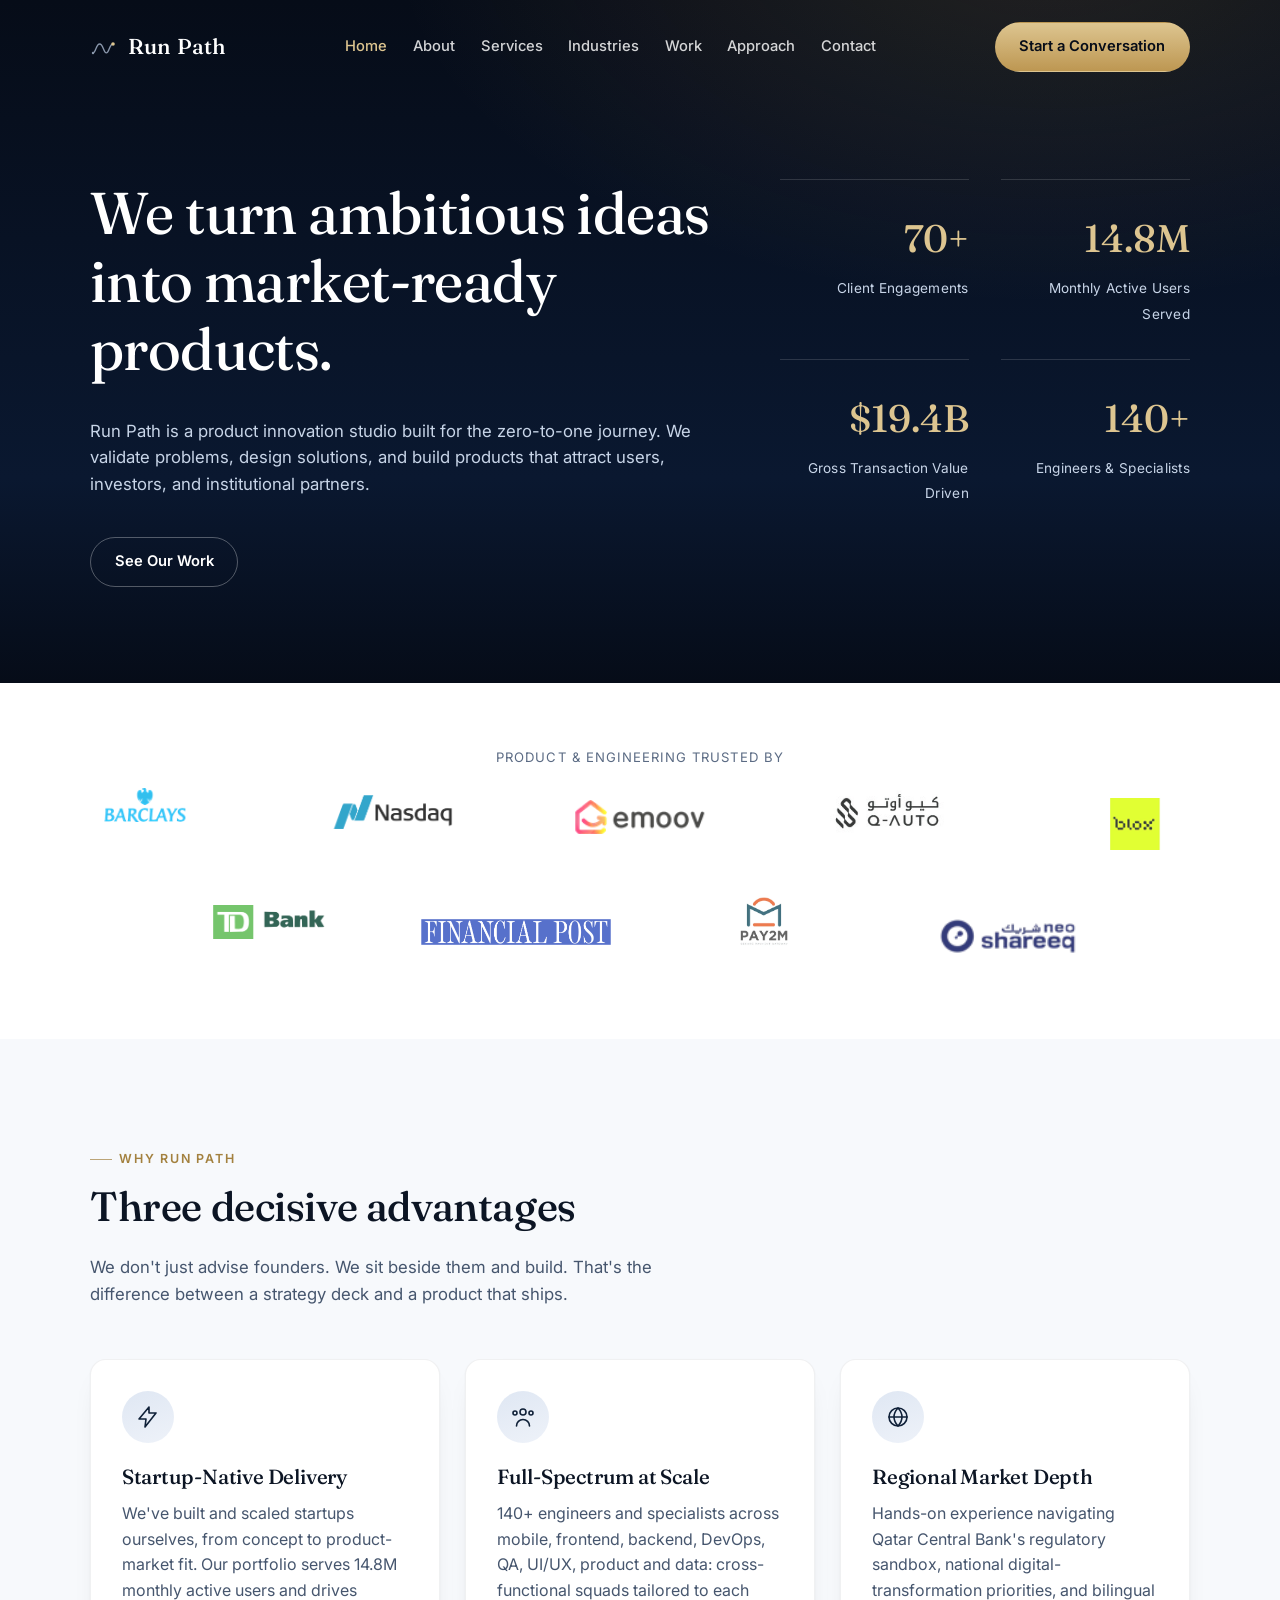
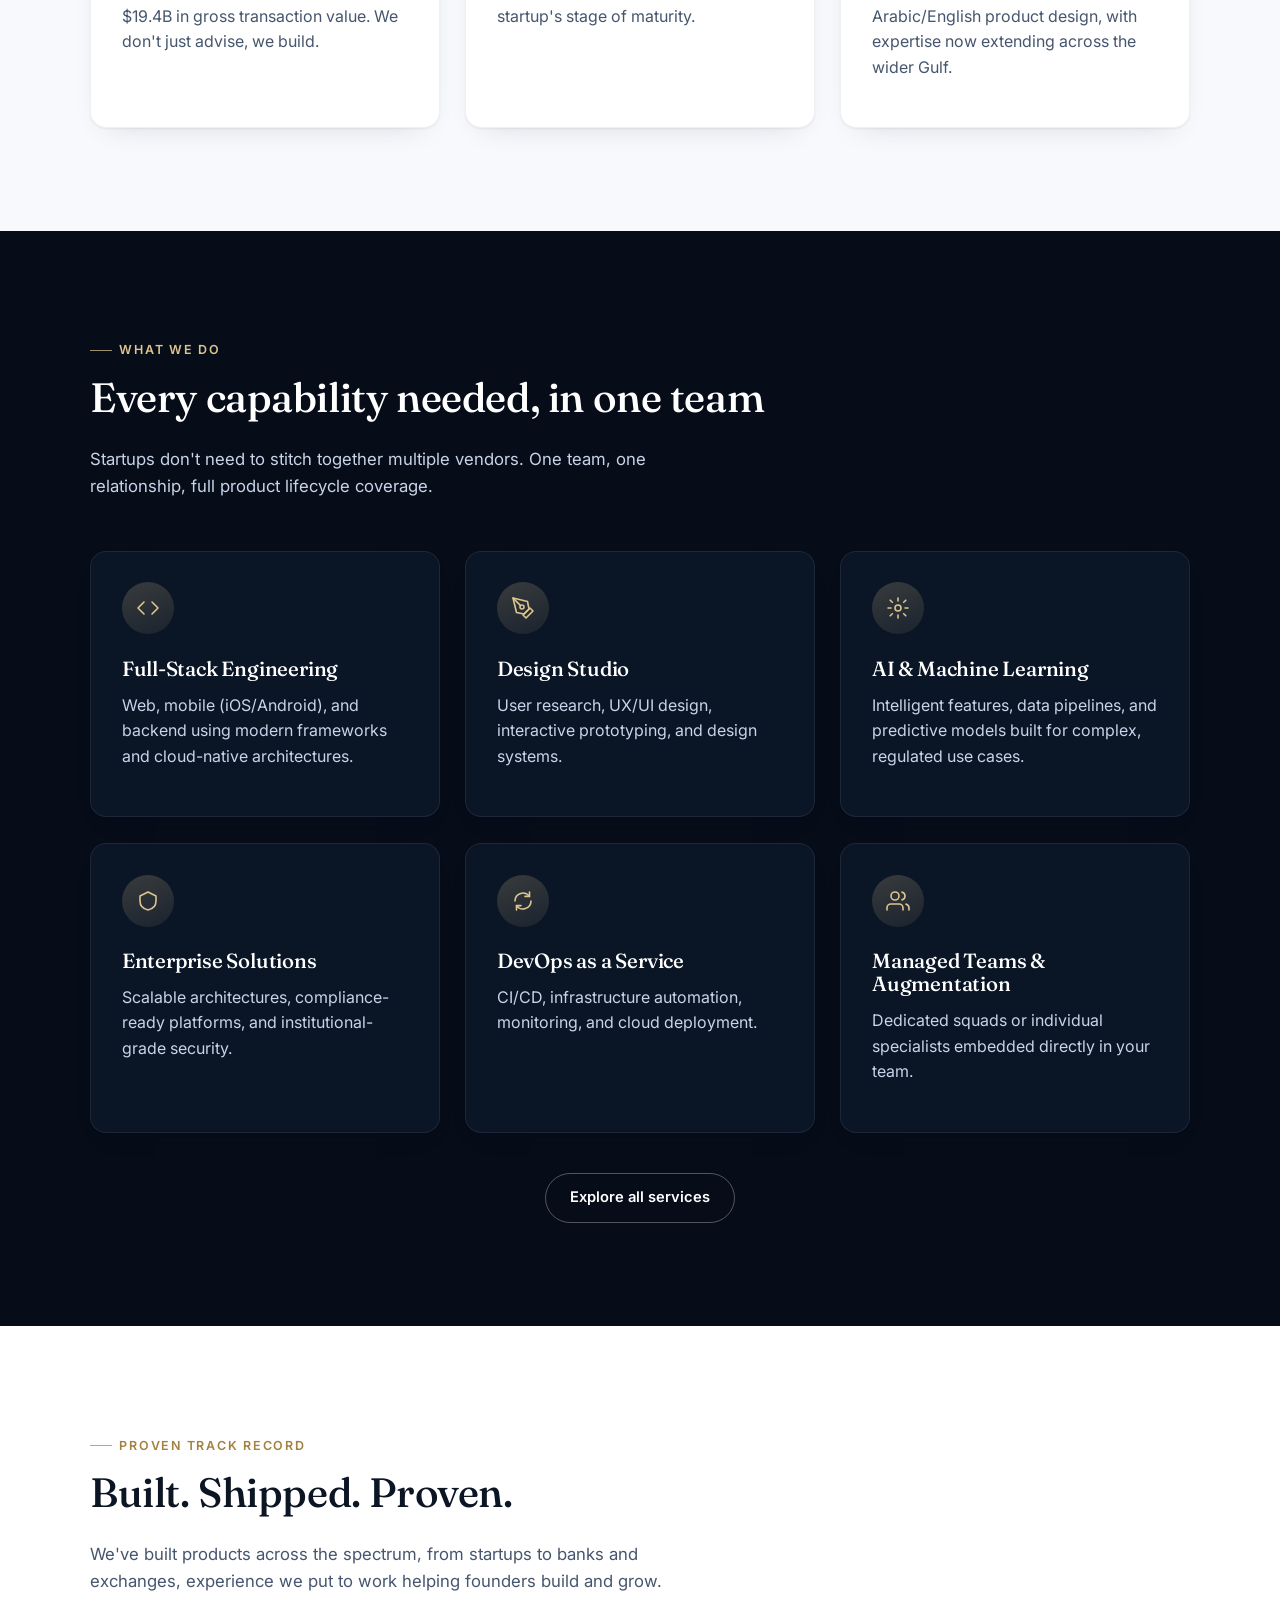
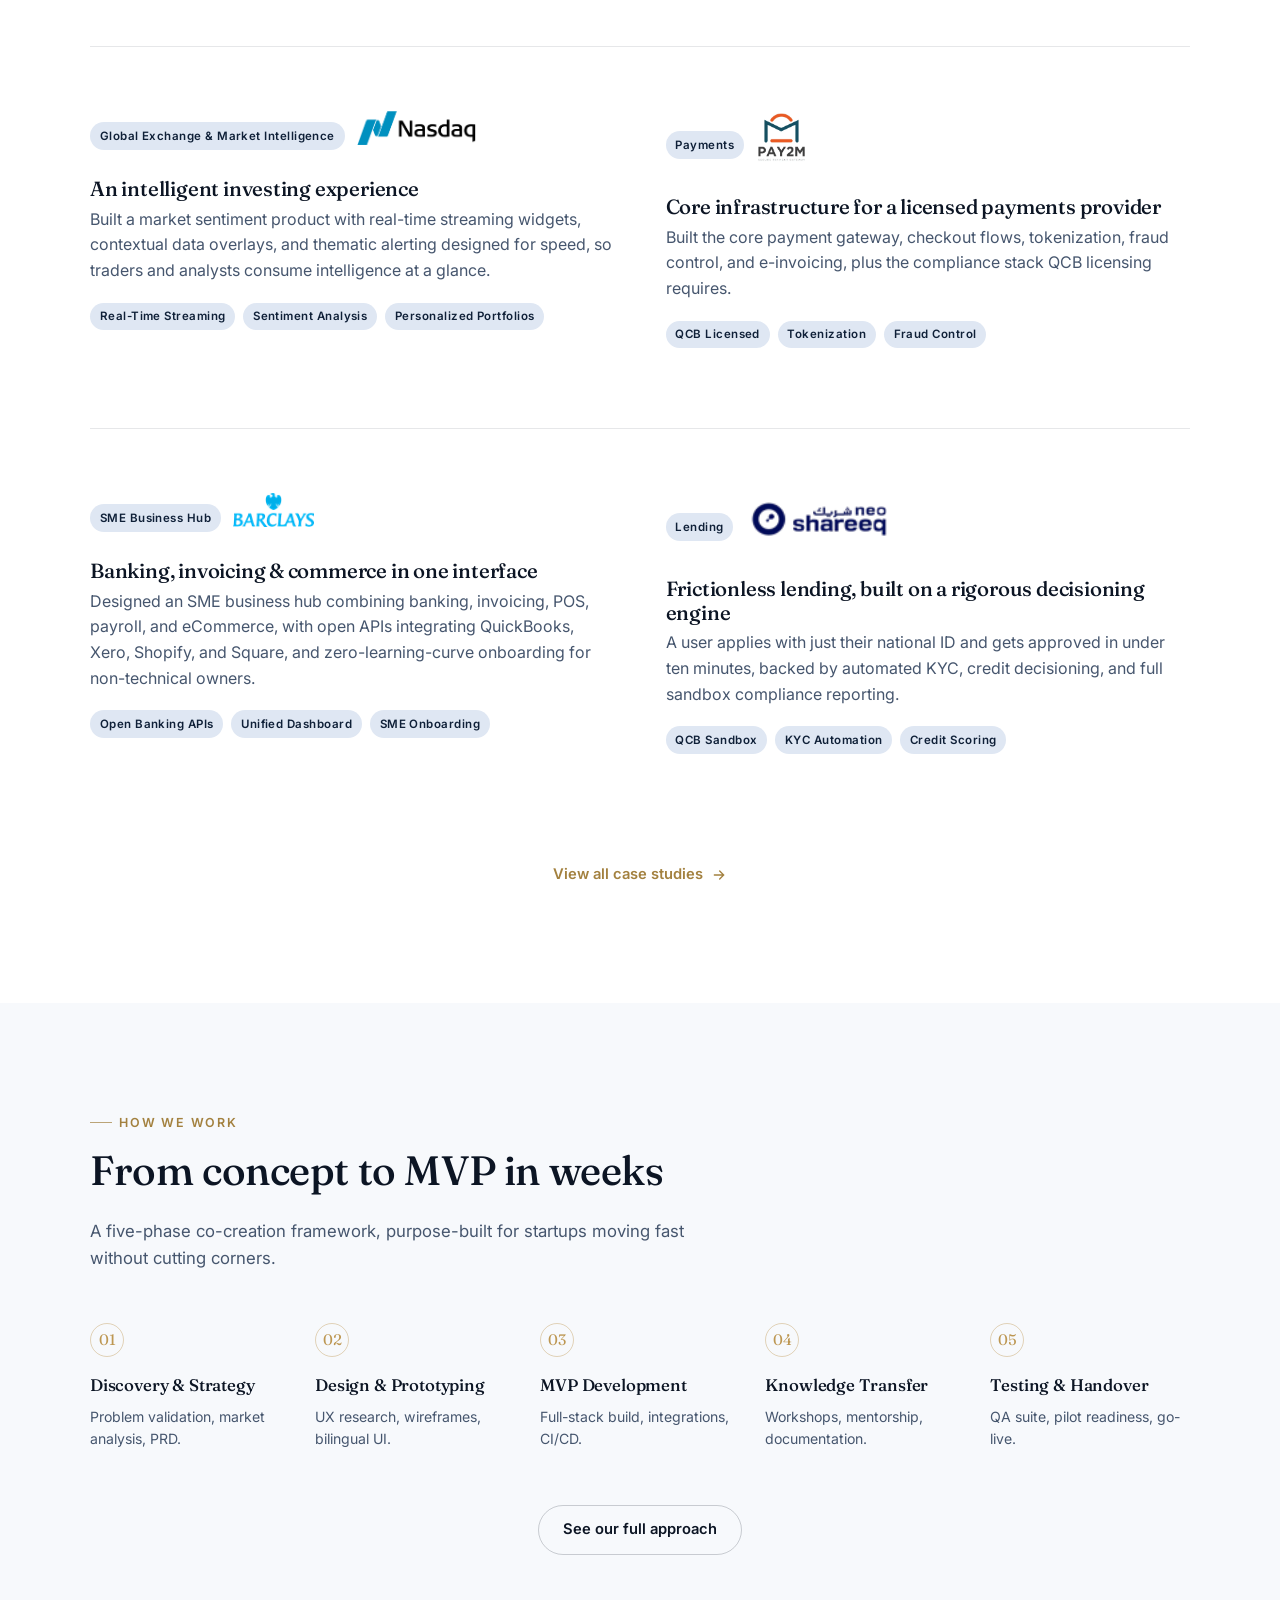
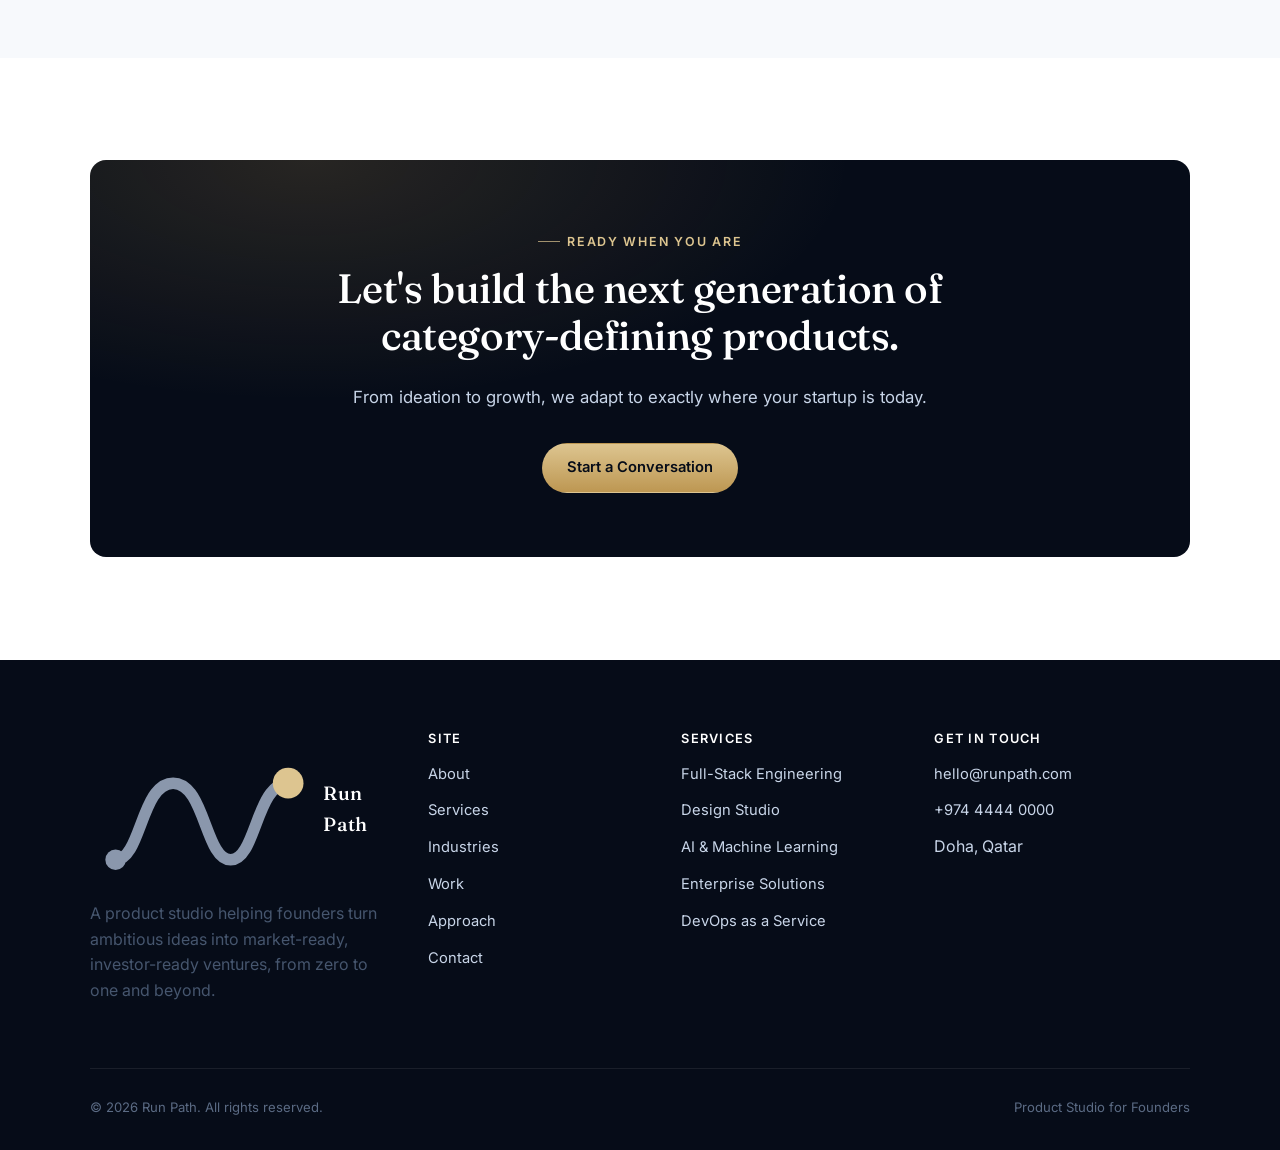
<file: index.html>
<!doctype html>
<html lang="en">
<head>
<meta charset="UTF-8">
<meta name="viewport" content="width=device-width, initial-scale=1.0">
<title>Run Path | Product Studio for Founders</title>
<meta name="description" content="Run Path is a product innovation studio helping founders turn ambitious ideas into market-ready, investor-ready products, from zero to one and beyond.">
<link rel="preconnect" href="https://fonts.googleapis.com">
<link rel="preconnect" href="https://fonts.gstatic.com" crossorigin>
<link href="https://fonts.googleapis.com/css2?family=Fraunces:opsz,wght@9..144,400..600&family=Inter:wght@400;500;600;700&display=swap" rel="stylesheet">
<link rel="stylesheet" href="css/style.css">
</head>
<body>

<header class="site-header">
  <div class="container">
    <a href="index.html" class="logo">
      <svg class="mark" viewBox="0 0 35 24" fill="none" xmlns="http://www.w3.org/2000/svg">
        <path d="M4 20C8 20 8 8 13 8C18 8 18 20 22 20C26 20 26 8 31 8" stroke="#8a97ac" stroke-width="1.8" fill="none" stroke-linecap="round"/>
        <circle cx="4" cy="20" r="1.6" fill="#8a97ac"/>
        <circle cx="31" cy="8" r="2.4" fill="#ddc590"/>
      </svg>
      Run Path
    </a>
    <nav class="nav-links">
      <a href="index.html" class="active">Home</a>
      <a href="about.html">About</a>
      <a href="services.html">Services</a>
      <a href="industries.html">Industries</a>
      <a href="work.html">Work</a>
      <a href="approach.html">Approach</a>
      <a href="contact.html">Contact</a>
    </nav>
    <div class="nav-cta">
      <a href="contact.html" class="btn btn-gold">Start a Conversation</a>
      <button class="nav-toggle" aria-label="Toggle menu"><span></span><span></span><span></span></button>
    </div>
  </div>
</header>

<main>

  <section class="hero">
    <div class="container">
      <div class="hero-grid">
        <div class="hero-copy reveal">
          <h1>We turn ambitious ideas into market-ready products.</h1>
          <p class="lede">Run Path is a product innovation studio built for the zero-to-one journey. We validate problems, design solutions, and build products that attract users, investors, and institutional partners.</p>
          <div class="hero-cta">
            <a href="work.html" class="btn btn-outline-light">See Our Work</a>
          </div>
        </div>
        <div class="hero-stats-grid reveal">
          <div class="stat"><span class="num">70+</span><span class="label">Client Engagements</span></div>
          <div class="stat"><span class="num">14.8M</span><span class="label">Monthly Active Users Served</span></div>
          <div class="stat"><span class="num">$19.4B</span><span class="label">Gross Transaction Value Driven</span></div>
          <div class="stat"><span class="num">140+</span><span class="label">Engineers &amp; Specialists</span></div>
        </div>
      </div>
    </div>
  </section>

  <section class="section-pad-sm bg-white">
    <div class="container">
      <p class="text-center" style="font-size:0.82rem; letter-spacing:0.08em; text-transform:uppercase; color:var(--slate-500); margin-bottom:0.75rem;">Product &amp; engineering trusted by</p>
      <div class="logo-strip">
        <span class="logo-chip" style="--x:5%; --y:8px;"><img src="assets/logos/Barclays.png" alt="Barclays"></span>
        <span class="logo-chip" style="--x:16.25%; --y:125px;"><img src="assets/logos/TDBank.webp" alt="TD Bank"></span>
        <span class="logo-chip" style="--x:27.5%; --y:15px;"><img src="assets/logos/Nasdaq.png" alt="Nasdaq"></span>
        <span class="logo-chip" style="--x:38.75%; --y:135px;"><img src="assets/logos/FP.png" alt="Financial Post"></span>
        <span class="logo-chip" style="--x:50%; --y:20px;"><img src="assets/logos/emoov.png" alt="eMoov"></span>
        <span class="logo-chip compact" style="--x:61.25%; --y:115px;"><img src="assets/logos/Pay2M.png" alt="PAY2M"></span>
        <span class="logo-chip compact" style="--x:72.5%; --y:5px;"><img src="assets/logos/QAuto.png" alt="Q-Auto"></span>
        <span class="logo-chip compact" style="--x:83.75%; --y:130px;"><img src="assets/logos/ShareeqNeo.png" alt="Shareeq Neo"></span>
        <span class="logo-chip compact" style="--x:95%; --y:18px;"><img src="assets/logos/blox.png" alt="BLOX"></span>
      </div>
    </div>
  </section>

  <section class="section-pad bg-ice">
    <div class="container">
      <div class="section-head reveal">
        <p class="eyebrow">Why Run Path</p>
        <h2>Three decisive advantages</h2>
        <p class="lede">We don't just advise founders. We sit beside them and build. That's the difference between a strategy deck and a product that ships.</p>
      </div>
      <div class="grid-3">
        <div class="card reveal">
          <div class="icon-circle">
            <svg viewBox="0 0 24 24" fill="none" stroke="currentColor" stroke-width="1.6" stroke-linecap="round" stroke-linejoin="round"><path d="M13 2 3 14h7l-1 8 11-14h-7z"/></svg>
          </div>
          <h3>Startup-Native Delivery</h3>
          <p>We've built and scaled startups ourselves, from concept to product-market fit. Our portfolio serves 14.8M monthly active users and drives $19.4B in gross transaction value. We don't just advise, we build.</p>
        </div>
        <div class="card reveal">
          <div class="icon-circle">
            <svg viewBox="0 0 24 24" fill="none" stroke="currentColor" stroke-width="1.6" stroke-linecap="round" stroke-linejoin="round"><circle cx="12" cy="7" r="3"/><path d="M5.5 21a6.5 6.5 0 0 1 13 0"/><circle cx="20" cy="8" r="2"/><circle cx="4" cy="8" r="2"/></svg>
          </div>
          <h3>Full-Spectrum at Scale</h3>
          <p>140+ engineers and specialists across mobile, frontend, backend, DevOps, QA, UI/UX, product and data: cross-functional squads tailored to each startup's stage of maturity.</p>
        </div>
        <div class="card reveal">
          <div class="icon-circle">
            <svg viewBox="0 0 24 24" fill="none" stroke="currentColor" stroke-width="1.6" stroke-linecap="round" stroke-linejoin="round"><circle cx="12" cy="12" r="9"/><path d="M3 12h18M12 3c2.5 2.7 4 6 4 9s-1.5 6.3-4 9c-2.5-2.7-4-6-4-9s1.5-6.3 4-9z"/></svg>
          </div>
          <h3>Regional Market Depth</h3>
          <p>Hands-on experience navigating Qatar Central Bank's regulatory sandbox, national digital-transformation priorities, and bilingual Arabic/English product design, with expertise now extending across the wider Gulf.</p>
        </div>
      </div>
    </div>
  </section>

  <section class="section-pad bg-navy">
    <div class="container">
      <div class="section-head reveal">
        <p class="eyebrow">What We Do</p>
        <h2>Every capability needed, in one team</h2>
        <p class="lede">Startups don't need to stitch together multiple vendors. One team, one relationship, full product lifecycle coverage.</p>
      </div>
      <div class="grid-3">
        <div class="card card-dark reveal">
          <div class="icon-circle"><svg viewBox="0 0 24 24" fill="none" stroke="currentColor" stroke-width="1.6" stroke-linecap="round" stroke-linejoin="round"><polyline points="8 6 2 12 8 18"/><polyline points="16 6 22 12 16 18"/></svg></div>
          <h3>Full-Stack Engineering</h3>
          <p>Web, mobile (iOS/Android), and backend using modern frameworks and cloud-native architectures.</p>
        </div>
        <div class="card card-dark reveal">
          <div class="icon-circle"><svg viewBox="0 0 24 24" fill="none" stroke="currentColor" stroke-width="1.6" stroke-linecap="round" stroke-linejoin="round"><path d="M12 19l7-7 3 3-7 7-3-3z"/><path d="M18 13l-1.5-7.5L2 2l3.5 14.5L13 18l5-5z"/><path d="M2 2l7.586 7.586"/><circle cx="11" cy="11" r="2"/></svg></div>
          <h3>Design Studio</h3>
          <p>User research, UX/UI design, interactive prototyping, and design systems.</p>
        </div>
        <div class="card card-dark reveal">
          <div class="icon-circle"><svg viewBox="0 0 24 24" fill="none" stroke="currentColor" stroke-width="1.6" stroke-linecap="round" stroke-linejoin="round"><circle cx="12" cy="12" r="3"/><path d="M12 2v3M12 19v3M4.2 4.2l2.1 2.1M17.7 17.7l2.1 2.1M2 12h3M19 12h3M4.2 19.8l2.1-2.1M17.7 6.3l2.1-2.1"/></svg></div>
          <h3>AI &amp; Machine Learning</h3>
          <p>Intelligent features, data pipelines, and predictive models built for complex, regulated use cases.</p>
        </div>
        <div class="card card-dark reveal">
          <div class="icon-circle"><svg viewBox="0 0 24 24" fill="none" stroke="currentColor" stroke-width="1.6" stroke-linecap="round" stroke-linejoin="round"><path d="M12 3l8 4v5c0 5-3.5 8-8 9-4.5-1-8-4-8-9V7l8-4z"/></svg></div>
          <h3>Enterprise Solutions</h3>
          <p>Scalable architectures, compliance-ready platforms, and institutional-grade security.</p>
        </div>
        <div class="card card-dark reveal">
          <div class="icon-circle"><svg viewBox="0 0 24 24" fill="none" stroke="currentColor" stroke-width="1.6" stroke-linecap="round" stroke-linejoin="round"><path d="M4 12a8 8 0 0 1 14.5-4.6M20 12a8 8 0 0 1-14.5 4.6"/><path d="M18.5 3v4.4H14M5.5 21v-4.4H10"/></svg></div>
          <h3>DevOps as a Service</h3>
          <p>CI/CD, infrastructure automation, monitoring, and cloud deployment.</p>
        </div>
        <div class="card card-dark reveal">
          <div class="icon-circle"><svg viewBox="0 0 24 24" fill="none" stroke="currentColor" stroke-width="1.6" stroke-linecap="round" stroke-linejoin="round"><path d="M17 21v-2a4 4 0 0 0-4-4H5a4 4 0 0 0-4 4v2"/><circle cx="9" cy="7" r="4"/><path d="M23 21v-2a4 4 0 0 0-3-3.87M16 3.13a4 4 0 0 1 0 7.75"/></svg></div>
          <h3>Managed Teams &amp; Augmentation</h3>
          <p>Dedicated squads or individual specialists embedded directly in your team.</p>
        </div>
      </div>
      <div class="text-center" style="margin-top:2.5rem;">
        <a href="services.html" class="btn btn-outline-light">Explore all services</a>
      </div>
    </div>
  </section>

  <section class="section-pad bg-white">
    <div class="container">
      <div class="section-head reveal">
        <p class="eyebrow">Proven Track Record</p>
        <h2>Built. Shipped. Proven.</h2>
        <p class="lede">We've built products across the spectrum, from startups to banks and exchanges, experience we put to work helping founders build and grow.</p>
      </div>

      <div class="case-row split reveal">
        <div class="case-meta">
          <div class="case-head-row">
            <span class="tag">Global Exchange &amp; Market Intelligence</span>
            <div class="logo-chip"><img src="assets/logos/Nasdaq.png" alt="Nasdaq"></div>
          </div>
          <h3>An intelligent investing experience</h3>
          <p>Built a market sentiment product with real-time streaming widgets, contextual data overlays, and thematic alerting designed for speed, so traders and analysts consume intelligence at a glance.</p>
          <div class="tag-row">
            <span class="tag">Real-Time Streaming</span>
            <span class="tag">Sentiment Analysis</span>
            <span class="tag">Personalized Portfolios</span>
          </div>
        </div>
        <div class="case-meta">
          <div class="case-head-row">
            <span class="tag">Payments</span>
            <div class="logo-chip compact"><img src="assets/logos/Pay2M.png" alt="PAY2M"></div>
          </div>
          <h3>Core infrastructure for a licensed payments provider</h3>
          <p>Built the core payment gateway, checkout flows, tokenization, fraud control, and e-invoicing, plus the compliance stack QCB licensing requires.</p>
          <div class="tag-row">
            <span class="tag">QCB Licensed</span>
            <span class="tag">Tokenization</span>
            <span class="tag">Fraud Control</span>
          </div>
        </div>
      </div>

      <div class="case-row split reveal">
        <div class="case-meta">
          <div class="case-head-row">
            <span class="tag">SME Business Hub</span>
            <div class="logo-chip"><img src="assets/logos/Barclays.png" alt="Barclays"></div>
          </div>
          <h3>Banking, invoicing &amp; commerce in one interface</h3>
          <p>Designed an SME business hub combining banking, invoicing, POS, payroll, and eCommerce, with open APIs integrating QuickBooks, Xero, Shopify, and Square, and zero-learning-curve onboarding for non-technical owners.</p>
          <div class="tag-row">
            <span class="tag">Open Banking APIs</span>
            <span class="tag">Unified Dashboard</span>
            <span class="tag">SME Onboarding</span>
          </div>
        </div>
        <div class="case-meta">
          <div class="case-head-row">
            <span class="tag">Lending</span>
            <div class="logo-chip compact"><img src="assets/logos/ShareeqNeo.png" alt="Shareeq Neo"></div>
          </div>
          <h3>Frictionless lending, built on a rigorous decisioning engine</h3>
          <p>A user applies with just their national ID and gets approved in under ten minutes, backed by automated KYC, credit decisioning, and full sandbox compliance reporting.</p>
          <div class="tag-row">
            <span class="tag">QCB Sandbox</span>
            <span class="tag">KYC Automation</span>
            <span class="tag">Credit Scoring</span>
          </div>
        </div>
      </div>

      <div class="text-center" style="margin-top:1rem;">
        <a href="work.html" class="btn btn-ghost">View all case studies <svg width="16" height="16" viewBox="0 0 24 24" fill="none" stroke="currentColor" stroke-width="2" stroke-linecap="round"><path d="M5 12h14M13 6l6 6-6 6"/></svg></a>
      </div>
    </div>
  </section>

  <section class="section-pad bg-ice">
    <div class="container">
      <div class="section-head reveal">
        <p class="eyebrow">How We Work</p>
        <h2>From concept to MVP in weeks</h2>
        <p class="lede">A five-phase co-creation framework, purpose-built for startups moving fast without cutting corners.</p>
      </div>
      <div class="grid-5">
        <div class="reveal"><div class="step-number">01</div><h3 style="font-size:1.05rem;">Discovery &amp; Strategy</h3><p style="font-size:0.88rem;">Problem validation, market analysis, PRD.</p></div>
        <div class="reveal"><div class="step-number">02</div><h3 style="font-size:1.05rem;">Design &amp; Prototyping</h3><p style="font-size:0.88rem;">UX research, wireframes, bilingual UI.</p></div>
        <div class="reveal"><div class="step-number">03</div><h3 style="font-size:1.05rem;">MVP Development</h3><p style="font-size:0.88rem;">Full-stack build, integrations, CI/CD.</p></div>
        <div class="reveal"><div class="step-number">04</div><h3 style="font-size:1.05rem;">Knowledge Transfer</h3><p style="font-size:0.88rem;">Workshops, mentorship, documentation.</p></div>
        <div class="reveal"><div class="step-number">05</div><h3 style="font-size:1.05rem;">Testing &amp; Handover</h3><p style="font-size:0.88rem;">QA suite, pilot readiness, go-live.</p></div>
      </div>
      <div class="text-center" style="margin-top:2.5rem;">
        <a href="approach.html" class="btn btn-outline-dark">See our full approach</a>
      </div>
    </div>
  </section>

  <section class="section-pad bg-white">
    <div class="container">
      <div class="cta-band reveal">
        <p class="eyebrow" style="justify-content:center;">Ready When You Are</p>
        <h2>Let's build the next generation of category-defining products.</h2>
        <p class="lede" style="margin:0 auto;">From ideation to growth, we adapt to exactly where your startup is today.</p>
        <div class="btn-row">
          <a href="contact.html" class="btn btn-gold">Start a Conversation</a>
        </div>
      </div>
    </div>
  </section>

</main>

<footer class="site-footer">
  <div class="container">
    <div class="footer-grid">
      <div>
        <div class="footer-logo">
          <svg class="mark" viewBox="0 0 35 24" fill="none" xmlns="http://www.w3.org/2000/svg">
            <path d="M4 20C8 20 8 8 13 8C18 8 18 20 22 20C26 20 26 8 31 8" stroke="#8a97ac" stroke-width="1.8" fill="none" stroke-linecap="round"/>
            <circle cx="4" cy="20" r="1.6" fill="#8a97ac"/>
            <circle cx="31" cy="8" r="2.4" fill="#ddc590"/>
          </svg>
          <span class="logo" style="font-size:1.2rem;">Run Path</span>
        </div>
        <p>A product studio helping founders turn ambitious ideas into market-ready, investor-ready ventures, from zero to one and beyond.</p>
      </div>
      <div>
        <h4>Site</h4>
        <ul>
          <li><a href="about.html">About</a></li>
          <li><a href="services.html">Services</a></li>
          <li><a href="industries.html">Industries</a></li>
          <li><a href="work.html">Work</a></li>
          <li><a href="approach.html">Approach</a></li>
          <li><a href="contact.html">Contact</a></li>
        </ul>
      </div>
      <div>
        <h4>Services</h4>
        <ul>
          <li><a href="services.html">Full-Stack Engineering</a></li>
          <li><a href="services.html">Design Studio</a></li>
          <li><a href="services.html">AI &amp; Machine Learning</a></li>
          <li><a href="services.html">Enterprise Solutions</a></li>
          <li><a href="services.html">DevOps as a Service</a></li>
        </ul>
      </div>
      <div>
        <h4>Get in Touch</h4>
        <ul>
          <li><a href="mailto:hello@runpath.com">hello@runpath.com</a></li>
          <li><a href="tel:+97444440000">+974 4444 0000</a></li>
          <li>Doha, Qatar</li>
        </ul>
      </div>
    </div>
    <div class="footer-bottom">
      <span>© 2026 Run Path. All rights reserved.</span>
      <span>Product Studio for Founders</span>
    </div>
  </div>
</footer>

<script src="js/main.js"></script>
</body>
</html>
</file>
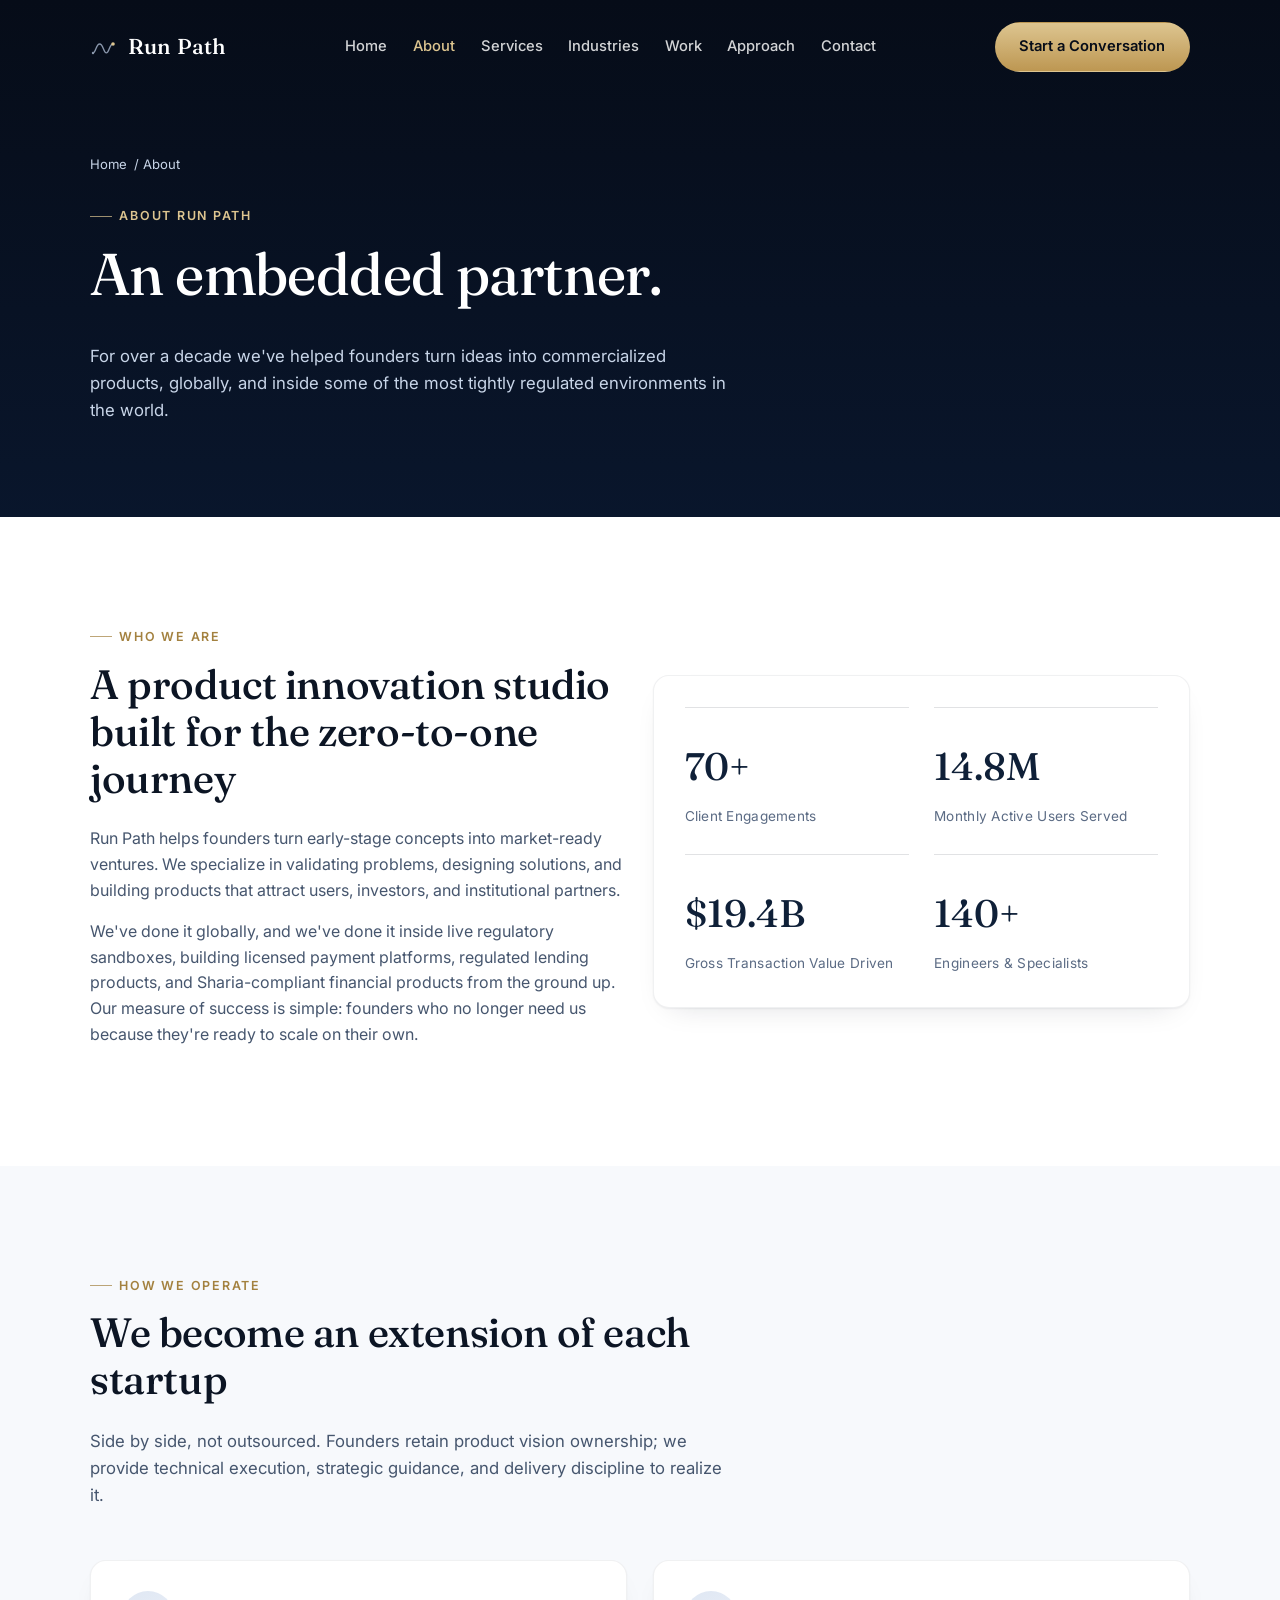
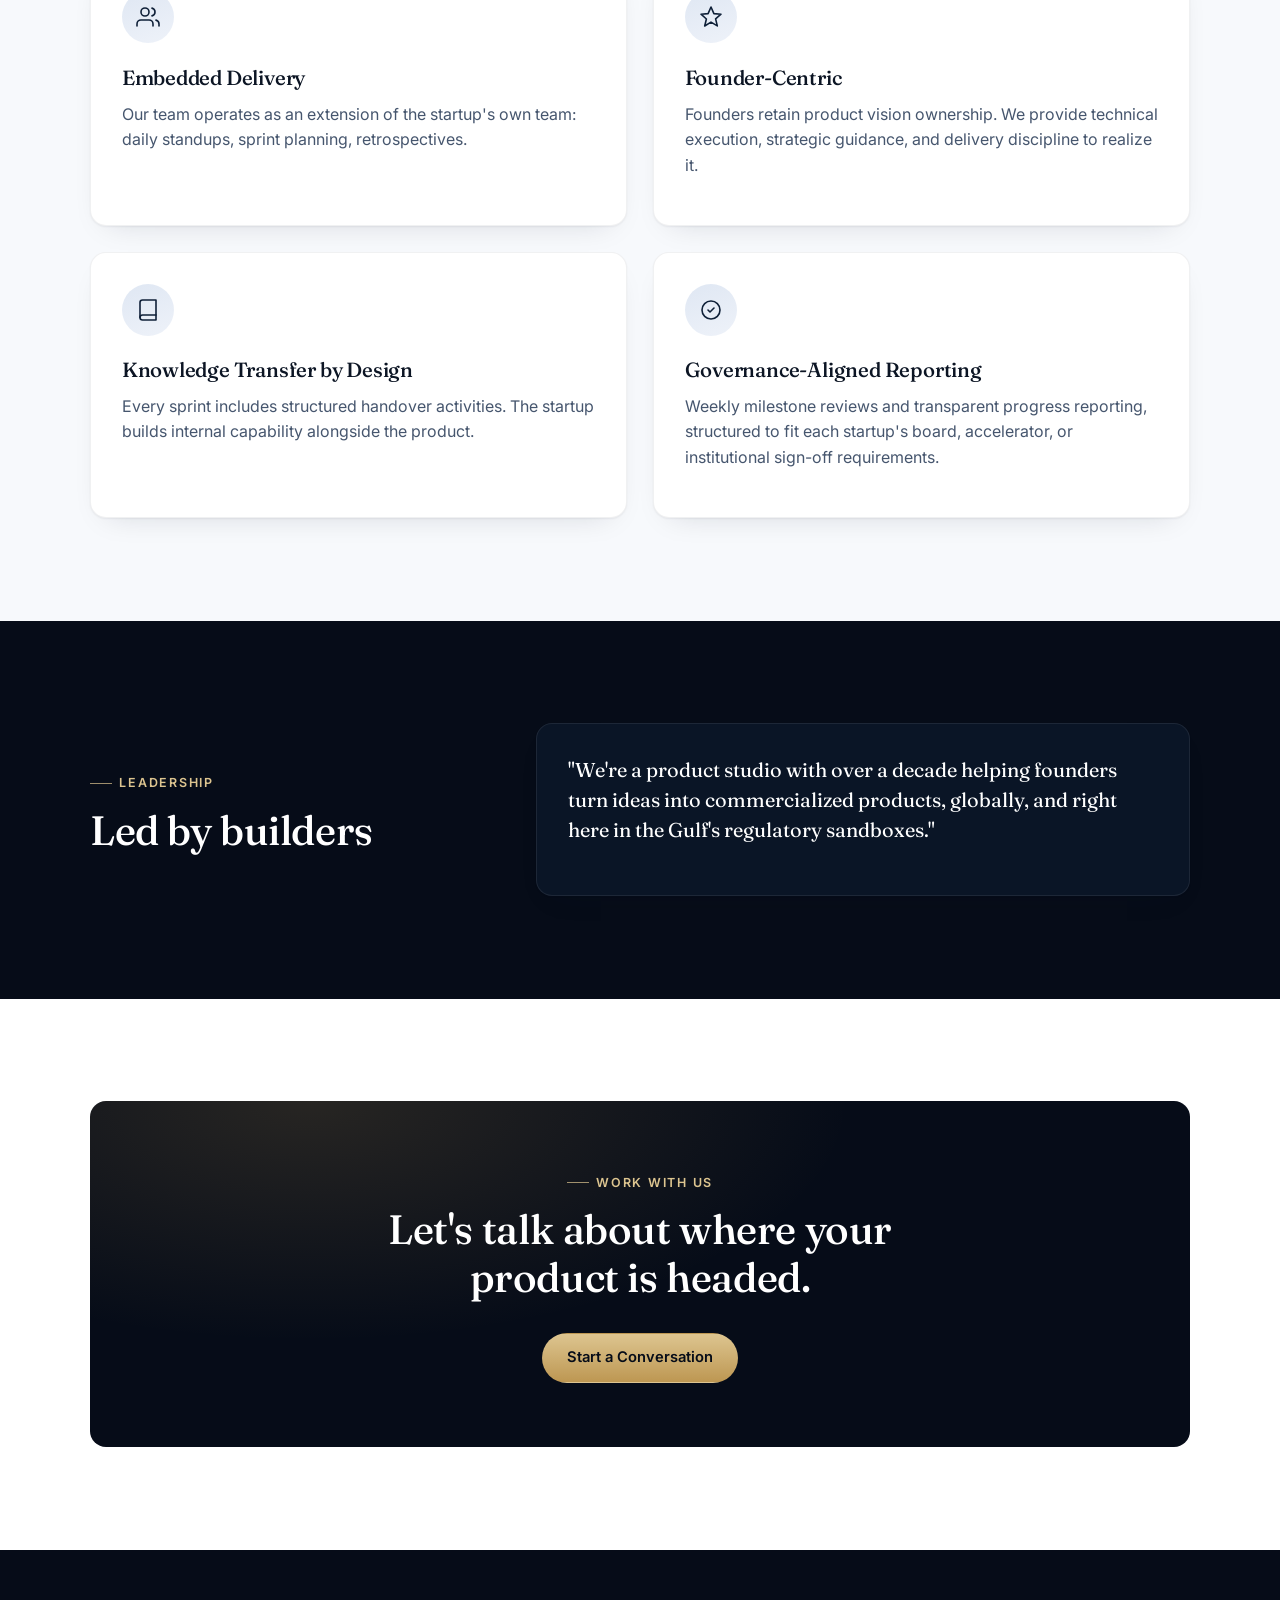
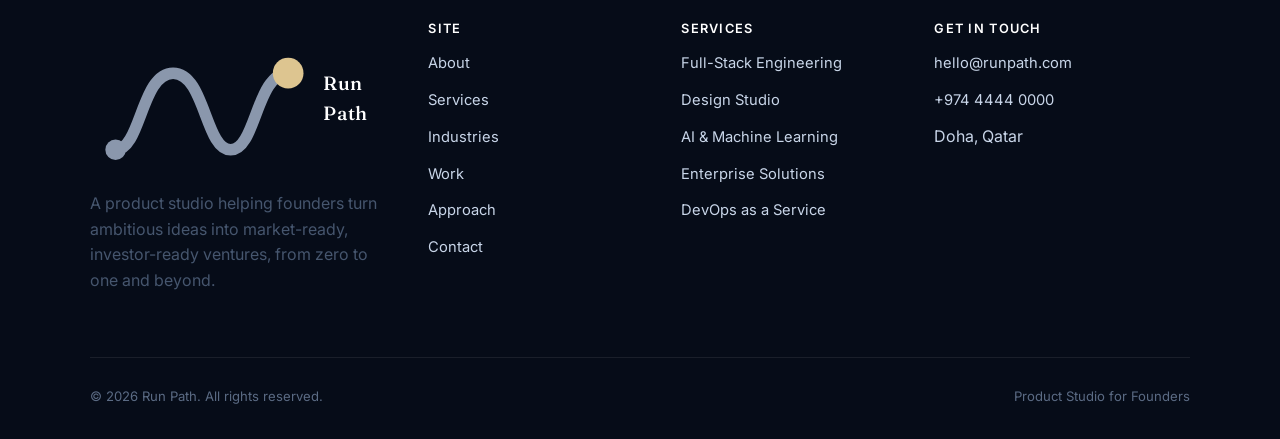
<file: about.html>
<!doctype html>
<html lang="en">
<head>
<meta charset="UTF-8">
<meta name="viewport" content="width=device-width, initial-scale=1.0">
<title>About | Run Path</title>
<meta name="description" content="Run Path is a product studio built on over a decade of helping founders turn ideas into commercialized products, globally and across regulated markets.">
<link rel="preconnect" href="https://fonts.googleapis.com">
<link rel="preconnect" href="https://fonts.gstatic.com" crossorigin>
<link href="https://fonts.googleapis.com/css2?family=Fraunces:opsz,wght@9..144,400..600&family=Inter:wght@400;500;600;700&display=swap" rel="stylesheet">
<link rel="stylesheet" href="css/style.css">
</head>
<body>

<header class="site-header">
  <div class="container">
    <a href="index.html" class="logo">
      <svg class="mark" viewBox="0 0 35 24" fill="none" xmlns="http://www.w3.org/2000/svg">
        <path d="M4 20C8 20 8 8 13 8C18 8 18 20 22 20C26 20 26 8 31 8" stroke="#8a97ac" stroke-width="1.8" fill="none" stroke-linecap="round"/>
        <circle cx="4" cy="20" r="1.6" fill="#8a97ac"/>
        <circle cx="31" cy="8" r="2.4" fill="#ddc590"/>
      </svg>
      Run Path
    </a>
    <nav class="nav-links">
      <a href="index.html">Home</a>
      <a href="about.html" class="active">About</a>
      <a href="services.html">Services</a>
      <a href="industries.html">Industries</a>
      <a href="work.html">Work</a>
      <a href="approach.html">Approach</a>
      <a href="contact.html">Contact</a>
    </nav>
    <div class="nav-cta">
      <a href="contact.html" class="btn btn-gold">Start a Conversation</a>
      <button class="nav-toggle" aria-label="Toggle menu"><span></span><span></span><span></span></button>
    </div>
  </div>
</header>

<main>

  <section class="page-hero">
    <div class="container">
      <div class="breadcrumb"><a href="index.html">Home</a> / About</div>
      <p class="eyebrow">About Run Path</p>
      <h1>An embedded partner.</h1>
      <p class="lede">For over a decade we've helped founders turn ideas into commercialized products, globally, and inside some of the most tightly regulated environments in the world.</p>
    </div>
  </section>

  <section class="section-pad bg-white">
    <div class="container">
      <div class="grid-2" style="align-items:center;">
        <div class="reveal">
          <p class="eyebrow">Who We Are</p>
          <h2>A product innovation studio built for the zero-to-one journey</h2>
          <p>Run Path helps founders turn early-stage concepts into market-ready ventures. We specialize in validating problems, designing solutions, and building products that attract users, investors, and institutional partners.</p>
          <p>We've done it globally, and we've done it inside live regulatory sandboxes, building licensed payment platforms, regulated lending products, and Sharia-compliant financial products from the ground up. Our measure of success is simple: founders who no longer need us because they're ready to scale on their own.</p>
        </div>
        <div class="card reveal">
          <div class="stat-row" style="grid-template-columns: 1fr 1fr;">
            <div class="stat"><span class="num">70+</span><span class="label">Client Engagements</span></div>
            <div class="stat"><span class="num">14.8M</span><span class="label">Monthly Active Users Served</span></div>
            <div class="stat"><span class="num">$19.4B</span><span class="label">Gross Transaction Value Driven</span></div>
            <div class="stat"><span class="num">140+</span><span class="label">Engineers &amp; Specialists</span></div>
          </div>
        </div>
      </div>
    </div>
  </section>

  <section class="section-pad bg-ice">
    <div class="container">
      <div class="section-head reveal">
        <p class="eyebrow">How We Operate</p>
        <h2>We become an extension of each startup</h2>
        <p class="lede">Side by side, not outsourced. Founders retain product vision ownership; we provide technical execution, strategic guidance, and delivery discipline to realize it.</p>
      </div>
      <div class="grid-2">
        <div class="card reveal">
          <div class="icon-circle"><svg viewBox="0 0 24 24" fill="none" stroke="currentColor" stroke-width="1.6" stroke-linecap="round" stroke-linejoin="round"><path d="M17 21v-2a4 4 0 0 0-4-4H5a4 4 0 0 0-4 4v2"/><circle cx="9" cy="7" r="4"/><path d="M23 21v-2a4 4 0 0 0-3-3.87M16 3.13a4 4 0 0 1 0 7.75"/></svg></div>
          <h3>Embedded Delivery</h3>
          <p>Our team operates as an extension of the startup's own team: daily standups, sprint planning, retrospectives.</p>
        </div>
        <div class="card reveal">
          <div class="icon-circle"><svg viewBox="0 0 24 24" fill="none" stroke="currentColor" stroke-width="1.6" stroke-linecap="round" stroke-linejoin="round"><path d="M12 2l2.9 6.6 7.1.6-5.4 4.7 1.7 7-6.3-3.8L5.7 21l1.7-7L2 9.2l7.1-.6L12 2z"/></svg></div>
          <h3>Founder-Centric</h3>
          <p>Founders retain product vision ownership. We provide technical execution, strategic guidance, and delivery discipline to realize it.</p>
        </div>
        <div class="card reveal">
          <div class="icon-circle"><svg viewBox="0 0 24 24" fill="none" stroke="currentColor" stroke-width="1.6" stroke-linecap="round" stroke-linejoin="round"><path d="M4 19.5A2.5 2.5 0 0 1 6.5 17H20"/><path d="M6.5 2H20v20H6.5A2.5 2.5 0 0 1 4 19.5v-15A2.5 2.5 0 0 1 6.5 2z"/></svg></div>
          <h3>Knowledge Transfer by Design</h3>
          <p>Every sprint includes structured handover activities. The startup builds internal capability alongside the product.</p>
        </div>
        <div class="card reveal">
          <div class="icon-circle"><svg viewBox="0 0 24 24" fill="none" stroke="currentColor" stroke-width="1.6" stroke-linecap="round" stroke-linejoin="round"><path d="M9 12l2 2 4-4"/><circle cx="12" cy="12" r="9"/></svg></div>
          <h3>Governance-Aligned Reporting</h3>
          <p>Weekly milestone reviews and transparent progress reporting, structured to fit each startup's board, accelerator, or institutional sign-off requirements.</p>
        </div>
      </div>
    </div>
  </section>

  <section class="section-pad bg-navy">
    <div class="container">
      <div class="grid-2" style="align-items:center; grid-template-columns: 0.9fr 1.4fr;">
        <div class="reveal">
          <p class="eyebrow">Leadership</p>
          <h2 style="margin-bottom:0;">Led by builders</h2>
        </div>
        <div class="card card-dark reveal">
          <p style="font-family:'Fraunces',serif; font-size:1.25rem; color:var(--white); font-weight:400; line-height:1.5;">"We're a product studio with over a decade helping founders turn ideas into commercialized products, globally, and right here in the Gulf's regulatory sandboxes."</p>
        </div>
      </div>
    </div>
  </section>

  <section class="section-pad bg-white">
    <div class="container">
      <div class="cta-band reveal">
        <p class="eyebrow" style="justify-content:center;">Work With Us</p>
        <h2>Let's talk about where your product is headed.</h2>
        <div class="btn-row">
          <a href="contact.html" class="btn btn-gold">Start a Conversation</a>
        </div>
      </div>
    </div>
  </section>

</main>

<footer class="site-footer">
  <div class="container">
    <div class="footer-grid">
      <div>
        <div class="footer-logo">
          <svg class="mark" viewBox="0 0 35 24" fill="none" xmlns="http://www.w3.org/2000/svg">
            <path d="M4 20C8 20 8 8 13 8C18 8 18 20 22 20C26 20 26 8 31 8" stroke="#8a97ac" stroke-width="1.8" fill="none" stroke-linecap="round"/>
            <circle cx="4" cy="20" r="1.6" fill="#8a97ac"/>
            <circle cx="31" cy="8" r="2.4" fill="#ddc590"/>
          </svg>
          <span class="logo" style="font-size:1.2rem;">Run Path</span>
        </div>
        <p>A product studio helping founders turn ambitious ideas into market-ready, investor-ready ventures, from zero to one and beyond.</p>
      </div>
      <div>
        <h4>Site</h4>
        <ul>
          <li><a href="about.html">About</a></li>
          <li><a href="services.html">Services</a></li>
          <li><a href="industries.html">Industries</a></li>
          <li><a href="work.html">Work</a></li>
          <li><a href="approach.html">Approach</a></li>
          <li><a href="contact.html">Contact</a></li>
        </ul>
      </div>
      <div>
        <h4>Services</h4>
        <ul>
          <li><a href="services.html">Full-Stack Engineering</a></li>
          <li><a href="services.html">Design Studio</a></li>
          <li><a href="services.html">AI &amp; Machine Learning</a></li>
          <li><a href="services.html">Enterprise Solutions</a></li>
          <li><a href="services.html">DevOps as a Service</a></li>
        </ul>
      </div>
      <div>
        <h4>Get in Touch</h4>
        <ul>
          <li><a href="mailto:hello@runpath.com">hello@runpath.com</a></li>
          <li><a href="tel:+97444440000">+974 4444 0000</a></li>
          <li>Doha, Qatar</li>
        </ul>
      </div>
    </div>
    <div class="footer-bottom">
      <span>© 2026 Run Path. All rights reserved.</span>
      <span>Product Studio for Founders</span>
    </div>
  </div>
</footer>

<script src="js/main.js"></script>
</body>
</html>
</file>
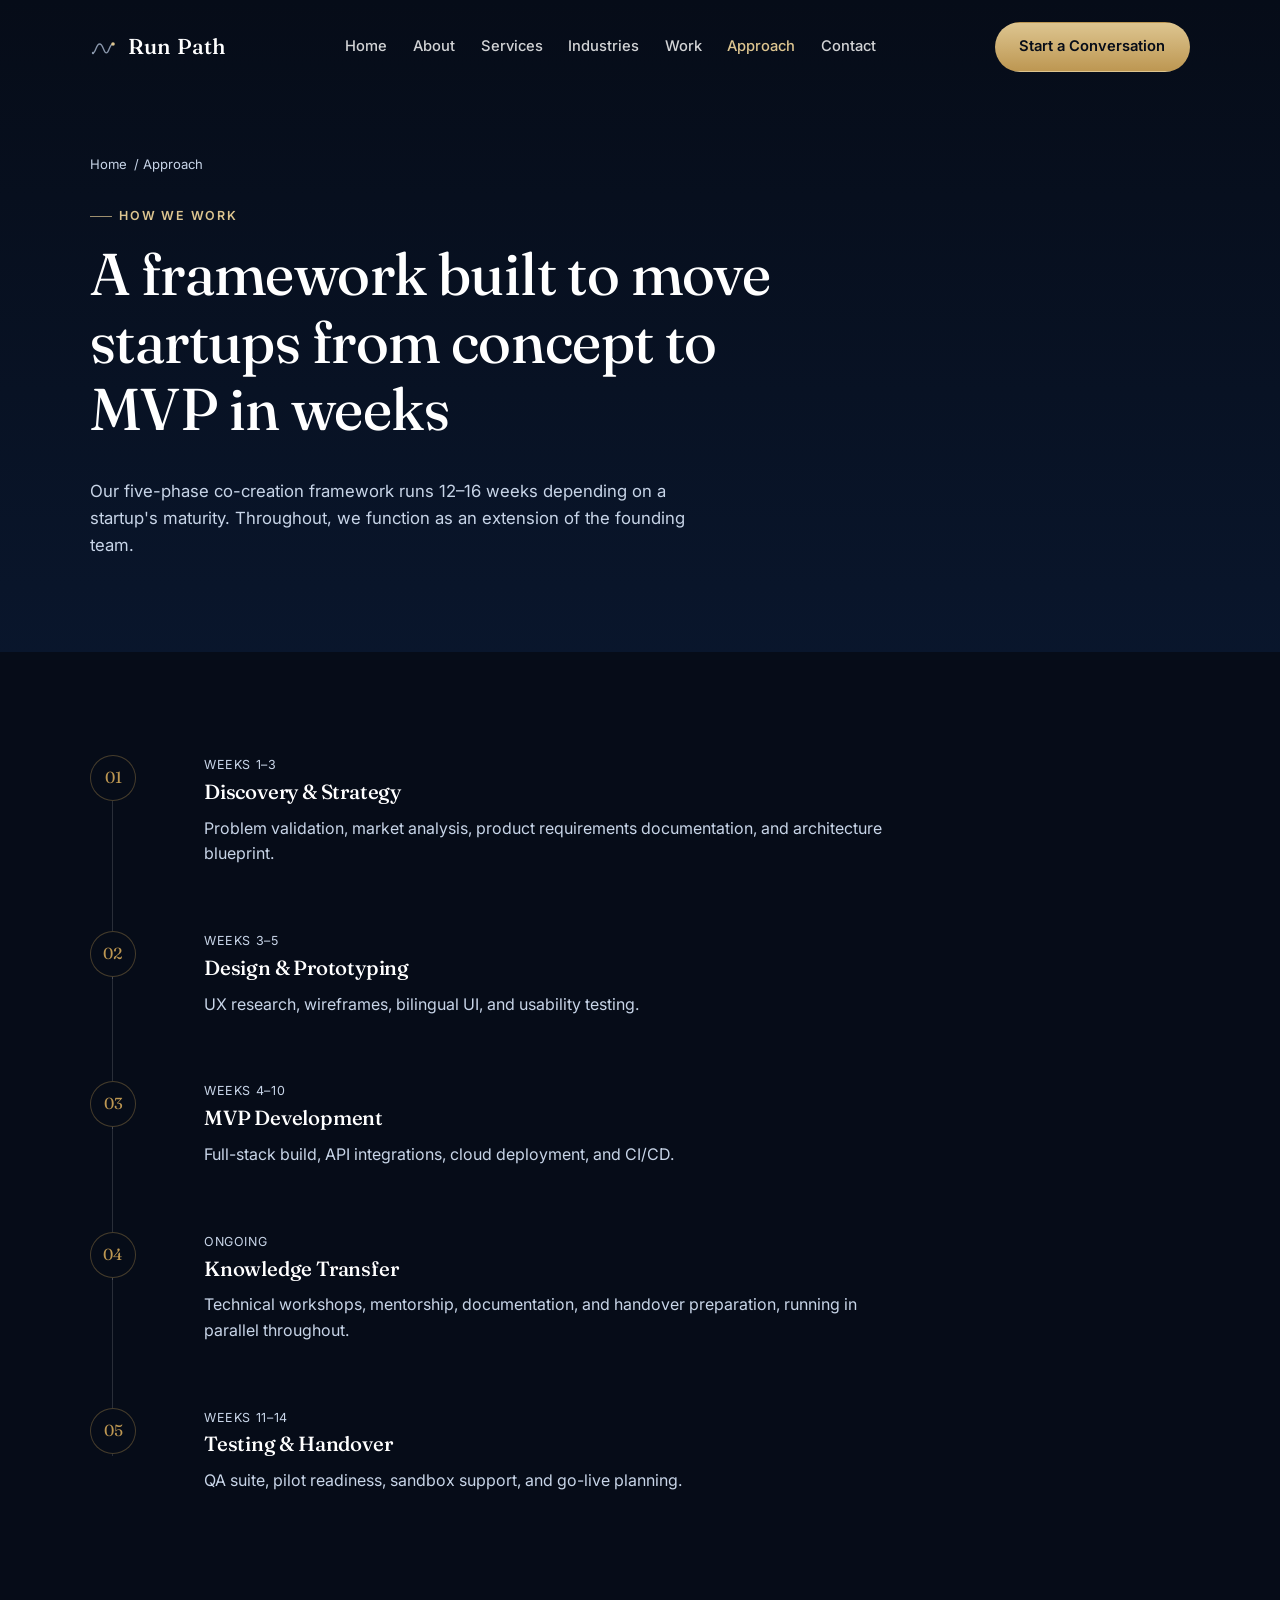
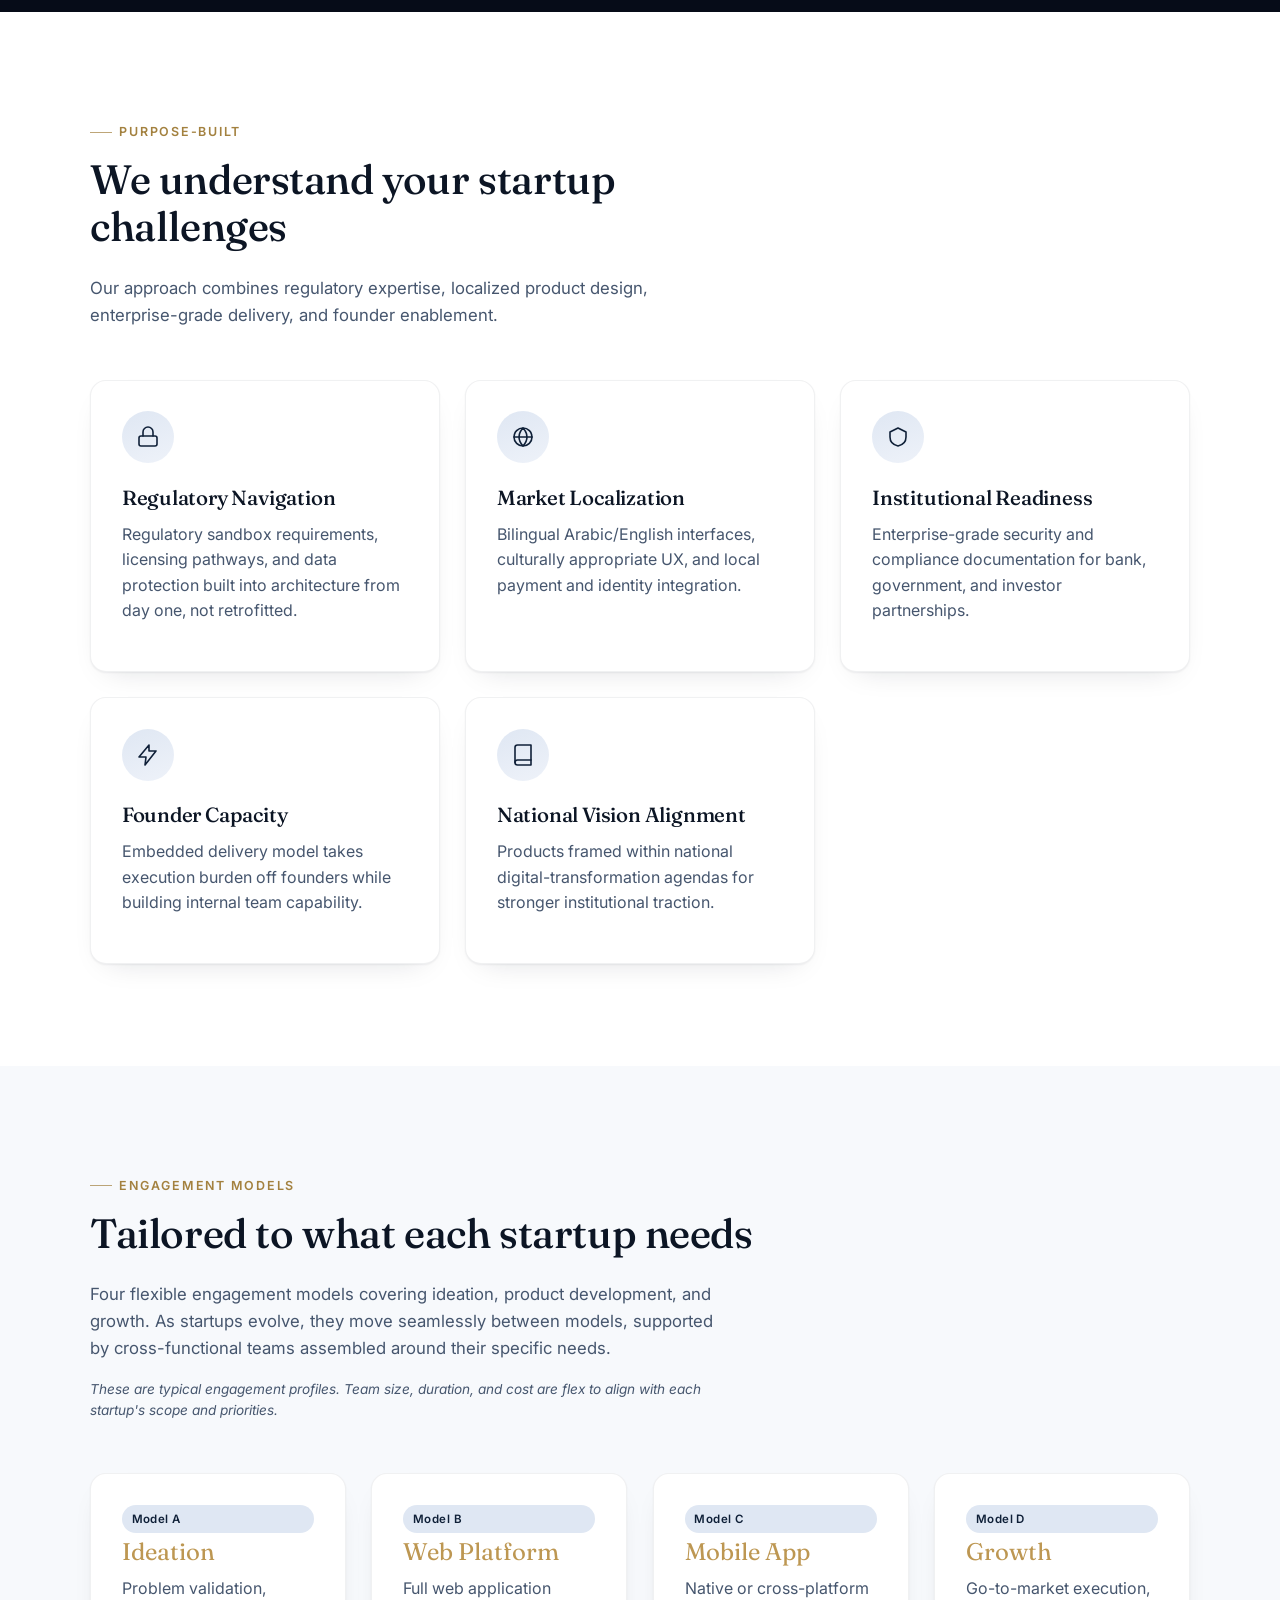
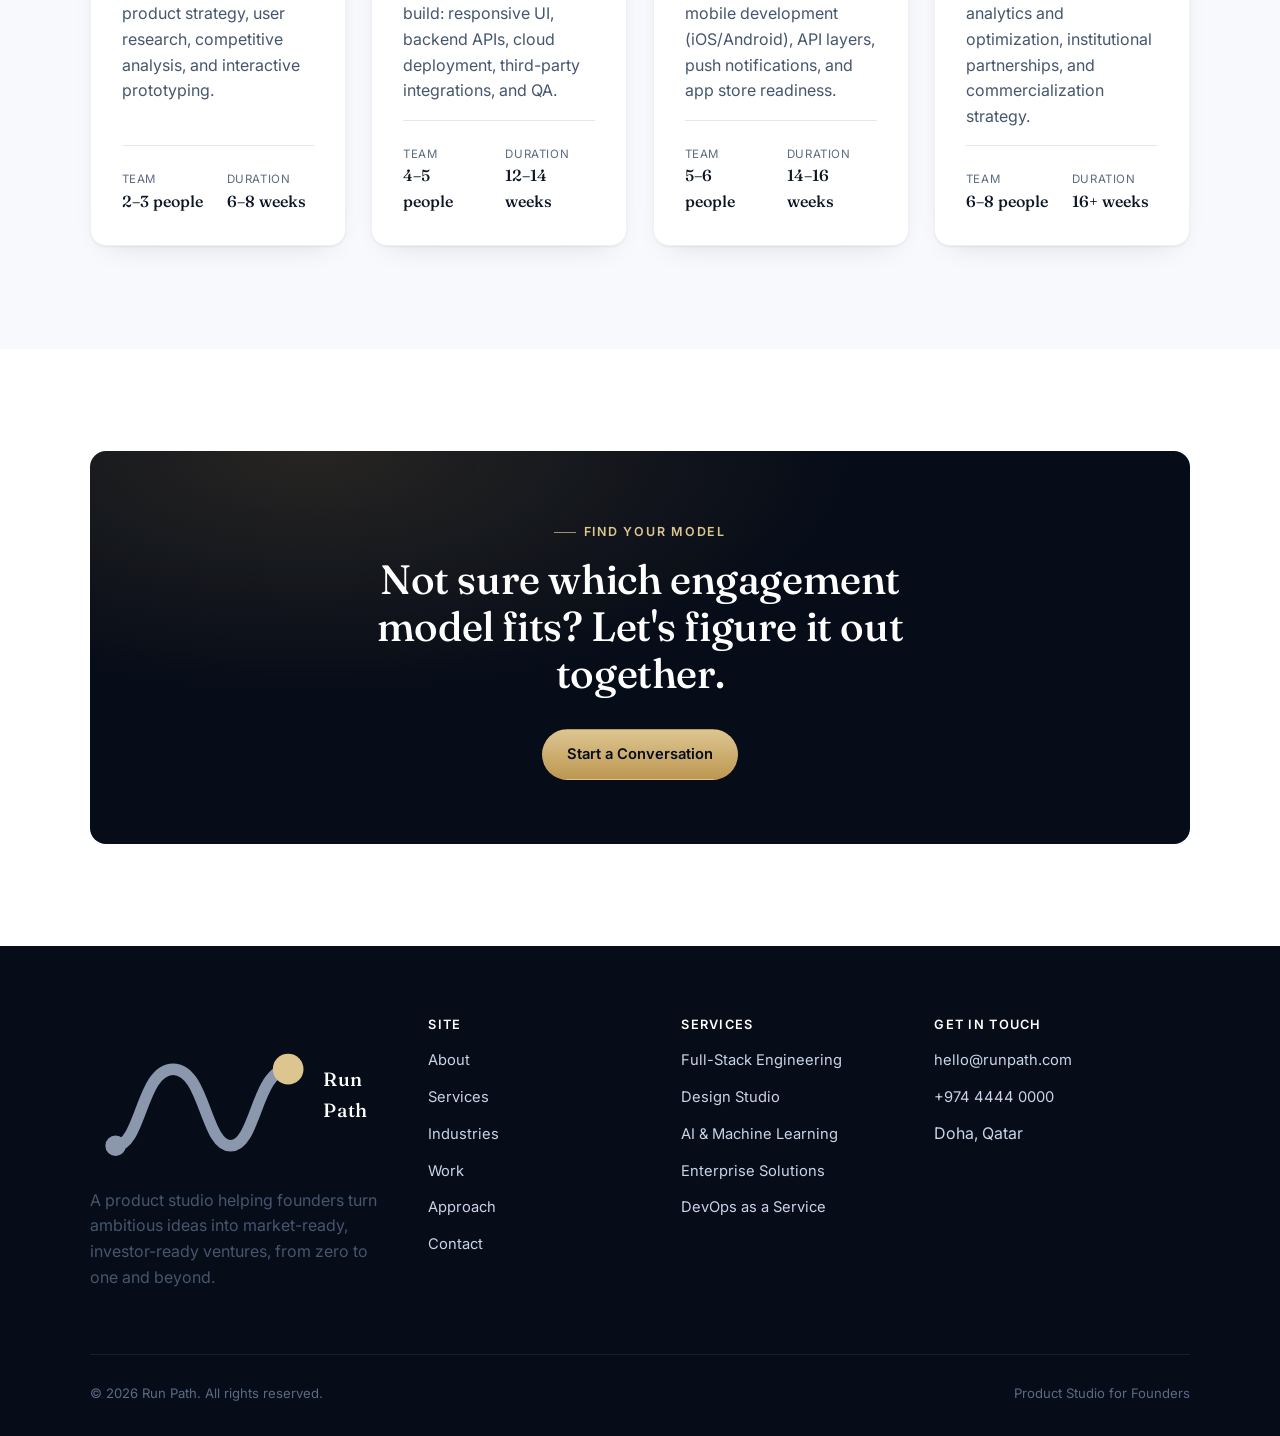
<file: approach.html>
<!doctype html>
<html lang="en">
<head>
<meta charset="UTF-8">
<meta name="viewport" content="width=device-width, initial-scale=1.0">
<title>Approach | Run Path</title>
<meta name="description" content="A five-phase co-creation framework and four flexible engagement models that move startups from concept to MVP in weeks, not quarters.">
<link rel="preconnect" href="https://fonts.googleapis.com">
<link rel="preconnect" href="https://fonts.gstatic.com" crossorigin>
<link href="https://fonts.googleapis.com/css2?family=Fraunces:opsz,wght@9..144,400..600&family=Inter:wght@400;500;600;700&display=swap" rel="stylesheet">
<link rel="stylesheet" href="css/style.css">
</head>
<body>

<header class="site-header">
  <div class="container">
    <a href="index.html" class="logo">
      <svg class="mark" viewBox="0 0 35 24" fill="none" xmlns="http://www.w3.org/2000/svg">
        <path d="M4 20C8 20 8 8 13 8C18 8 18 20 22 20C26 20 26 8 31 8" stroke="#8a97ac" stroke-width="1.8" fill="none" stroke-linecap="round"/>
        <circle cx="4" cy="20" r="1.6" fill="#8a97ac"/>
        <circle cx="31" cy="8" r="2.4" fill="#ddc590"/>
      </svg>
      Run Path
    </a>
    <nav class="nav-links">
      <a href="index.html">Home</a>
      <a href="about.html">About</a>
      <a href="services.html">Services</a>
      <a href="industries.html">Industries</a>
      <a href="work.html">Work</a>
      <a href="approach.html" class="active">Approach</a>
      <a href="contact.html">Contact</a>
    </nav>
    <div class="nav-cta">
      <a href="contact.html" class="btn btn-gold">Start a Conversation</a>
      <button class="nav-toggle" aria-label="Toggle menu"><span></span><span></span><span></span></button>
    </div>
  </div>
</header>

<main>

  <section class="page-hero">
    <div class="container">
      <div class="breadcrumb"><a href="index.html">Home</a> / Approach</div>
      <p class="eyebrow">How We Work</p>
      <h1>A framework built to move startups from concept to MVP in weeks</h1>
      <p class="lede">Our five-phase co-creation framework runs 12–16 weeks depending on a startup's maturity. Throughout, we function as an extension of the founding team.</p>
    </div>
  </section>

  <section class="section-pad bg-navy">
    <div class="container">
      <div class="timeline" style="max-width:800px;">
        <div class="timeline-row reveal">
          <div class="tl-index">01</div>
          <div class="tl-content">
            <p class="tl-phase">Weeks 1–3</p>
            <h3>Discovery &amp; Strategy</h3>
            <p>Problem validation, market analysis, product requirements documentation, and architecture blueprint.</p>
          </div>
        </div>
        <div class="timeline-row reveal">
          <div class="tl-index">02</div>
          <div class="tl-content">
            <p class="tl-phase">Weeks 3–5</p>
            <h3>Design &amp; Prototyping</h3>
            <p>UX research, wireframes, bilingual UI, and usability testing.</p>
          </div>
        </div>
        <div class="timeline-row reveal">
          <div class="tl-index">03</div>
          <div class="tl-content">
            <p class="tl-phase">Weeks 4–10</p>
            <h3>MVP Development</h3>
            <p>Full-stack build, API integrations, cloud deployment, and CI/CD.</p>
          </div>
        </div>
        <div class="timeline-row reveal">
          <div class="tl-index">04</div>
          <div class="tl-content">
            <p class="tl-phase">Ongoing</p>
            <h3>Knowledge Transfer</h3>
            <p>Technical workshops, mentorship, documentation, and handover preparation, running in parallel throughout.</p>
          </div>
        </div>
        <div class="timeline-row reveal">
          <div class="tl-index">05</div>
          <div class="tl-content">
            <p class="tl-phase">Weeks 11–14</p>
            <h3>Testing &amp; Handover</h3>
            <p>QA suite, pilot readiness, sandbox support, and go-live planning.</p>
          </div>
        </div>
      </div>
    </div>
  </section>

  <section class="section-pad bg-white">
    <div class="container">
      <div class="section-head reveal">
        <p class="eyebrow">Purpose-Built</p>
        <h2>We understand your startup challenges</h2>
        <p class="lede">Our approach combines regulatory expertise, localized product design, enterprise-grade delivery, and founder enablement.</p>
      </div>
      <div class="grid-3">
        <div class="card reveal">
          <div class="icon-circle"><svg viewBox="0 0 24 24" fill="none" stroke="currentColor" stroke-width="1.6" stroke-linecap="round" stroke-linejoin="round"><rect x="3" y="11" width="18" height="10" rx="2"/><path d="M7 11V7a5 5 0 0 1 10 0v4"/></svg></div>
          <h3>Regulatory Navigation</h3>
          <p>Regulatory sandbox requirements, licensing pathways, and data protection built into architecture from day one, not retrofitted.</p>
        </div>
        <div class="card reveal">
          <div class="icon-circle"><svg viewBox="0 0 24 24" fill="none" stroke="currentColor" stroke-width="1.6" stroke-linecap="round" stroke-linejoin="round"><circle cx="12" cy="12" r="9"/><path d="M3 12h18M12 3c2.5 2.7 4 6 4 9s-1.5 6.3-4 9c-2.5-2.7-4-6-4-9s1.5-6.3 4-9z"/></svg></div>
          <h3>Market Localization</h3>
          <p>Bilingual Arabic/English interfaces, culturally appropriate UX, and local payment and identity integration.</p>
        </div>
        <div class="card reveal">
          <div class="icon-circle"><svg viewBox="0 0 24 24" fill="none" stroke="currentColor" stroke-width="1.6" stroke-linecap="round" stroke-linejoin="round"><path d="M12 3l8 4v5c0 5-3.5 8-8 9-4.5-1-8-4-8-9V7l8-4z"/></svg></div>
          <h3>Institutional Readiness</h3>
          <p>Enterprise-grade security and compliance documentation for bank, government, and investor partnerships.</p>
        </div>
        <div class="card reveal">
          <div class="icon-circle"><svg viewBox="0 0 24 24" fill="none" stroke="currentColor" stroke-width="1.6" stroke-linecap="round" stroke-linejoin="round"><path d="M13 2 3 14h7l-1 8 11-14h-7z"/></svg></div>
          <h3>Founder Capacity</h3>
          <p>Embedded delivery model takes execution burden off founders while building internal team capability.</p>
        </div>
        <div class="card reveal">
          <div class="icon-circle"><svg viewBox="0 0 24 24" fill="none" stroke="currentColor" stroke-width="1.6" stroke-linecap="round" stroke-linejoin="round"><path d="M4 19.5A2.5 2.5 0 0 1 6.5 17H20"/><path d="M6.5 2H20v20H6.5A2.5 2.5 0 0 1 4 19.5v-15A2.5 2.5 0 0 1 6.5 2z"/></svg></div>
          <h3>National Vision Alignment</h3>
          <p>Products framed within national digital-transformation agendas for stronger institutional traction.</p>
        </div>
      </div>
    </div>
  </section>

  <section class="section-pad bg-ice">
    <div class="container">
      <div class="section-head reveal">
        <p class="eyebrow">Engagement Models</p>
        <h2>Tailored to what each startup needs</h2>
        <p class="lede">Four flexible engagement models covering ideation, product development, and growth. As startups evolve, they move seamlessly between models, supported by cross-functional teams assembled around their specific needs.</p>
        <p class="lede" style="font-style:italic; font-size:0.85rem; margin-top:0.5rem;">These are typical engagement profiles. Team size, duration, and cost are flex to align with each startup's scope and priorities.</p>
      </div>
      <div class="grid-4">
        <div class="card model-card reveal">
          <span class="tag">Model A</span>
          <div class="model-tag">Ideation</div>
          <p>Problem validation, product strategy, user research, competitive analysis, and interactive prototyping.</p>
          <div class="model-meta">
            <div><span>Team</span><strong>2–3 people</strong></div>
            <div><span>Duration</span><strong>6–8 weeks</strong></div>
          </div>
        </div>
        <div class="card model-card reveal">
          <span class="tag">Model B</span>
          <div class="model-tag">Web Platform</div>
          <p>Full web application build: responsive UI, backend APIs, cloud deployment, third-party integrations, and QA.</p>
          <div class="model-meta">
            <div><span>Team</span><strong>4–5 people</strong></div>
            <div><span>Duration</span><strong>12–14 weeks</strong></div>
          </div>
        </div>
        <div class="card model-card reveal">
          <span class="tag">Model C</span>
          <div class="model-tag">Mobile App</div>
          <p>Native or cross-platform mobile development (iOS/Android), API layers, push notifications, and app store readiness.</p>
          <div class="model-meta">
            <div><span>Team</span><strong>5–6 people</strong></div>
            <div><span>Duration</span><strong>14–16 weeks</strong></div>
          </div>
        </div>
        <div class="card model-card reveal">
          <span class="tag">Model D</span>
          <div class="model-tag">Growth</div>
          <p>Go-to-market execution, analytics and optimization, institutional partnerships, and commercialization strategy.</p>
          <div class="model-meta">
            <div><span>Team</span><strong>6–8 people</strong></div>
            <div><span>Duration</span><strong>16+ weeks</strong></div>
          </div>
        </div>
      </div>
    </div>
  </section>

  <section class="section-pad bg-white">
    <div class="container">
      <div class="cta-band reveal">
        <p class="eyebrow" style="justify-content:center;">Find Your Model</p>
        <h2>Not sure which engagement model fits? Let's figure it out together.</h2>
        <div class="btn-row">
          <a href="contact.html" class="btn btn-gold">Start a Conversation</a>
        </div>
      </div>
    </div>
  </section>

</main>

<footer class="site-footer">
  <div class="container">
    <div class="footer-grid">
      <div>
        <div class="footer-logo">
          <svg class="mark" viewBox="0 0 35 24" fill="none" xmlns="http://www.w3.org/2000/svg">
            <path d="M4 20C8 20 8 8 13 8C18 8 18 20 22 20C26 20 26 8 31 8" stroke="#8a97ac" stroke-width="1.8" fill="none" stroke-linecap="round"/>
            <circle cx="4" cy="20" r="1.6" fill="#8a97ac"/>
            <circle cx="31" cy="8" r="2.4" fill="#ddc590"/>
          </svg>
          <span class="logo" style="font-size:1.2rem;">Run Path</span>
        </div>
        <p>A product studio helping founders turn ambitious ideas into market-ready, investor-ready ventures, from zero to one and beyond.</p>
      </div>
      <div>
        <h4>Site</h4>
        <ul>
          <li><a href="about.html">About</a></li>
          <li><a href="services.html">Services</a></li>
          <li><a href="industries.html">Industries</a></li>
          <li><a href="work.html">Work</a></li>
          <li><a href="approach.html">Approach</a></li>
          <li><a href="contact.html">Contact</a></li>
        </ul>
      </div>
      <div>
        <h4>Services</h4>
        <ul>
          <li><a href="services.html">Full-Stack Engineering</a></li>
          <li><a href="services.html">Design Studio</a></li>
          <li><a href="services.html">AI &amp; Machine Learning</a></li>
          <li><a href="services.html">Enterprise Solutions</a></li>
          <li><a href="services.html">DevOps as a Service</a></li>
        </ul>
      </div>
      <div>
        <h4>Get in Touch</h4>
        <ul>
          <li><a href="mailto:hello@runpath.com">hello@runpath.com</a></li>
          <li><a href="tel:+97444440000">+974 4444 0000</a></li>
          <li>Doha, Qatar</li>
        </ul>
      </div>
    </div>
    <div class="footer-bottom">
      <span>© 2026 Run Path. All rights reserved.</span>
      <span>Product Studio for Founders</span>
    </div>
  </div>
</footer>

<script src="js/main.js"></script>
</body>
</html>
</file>
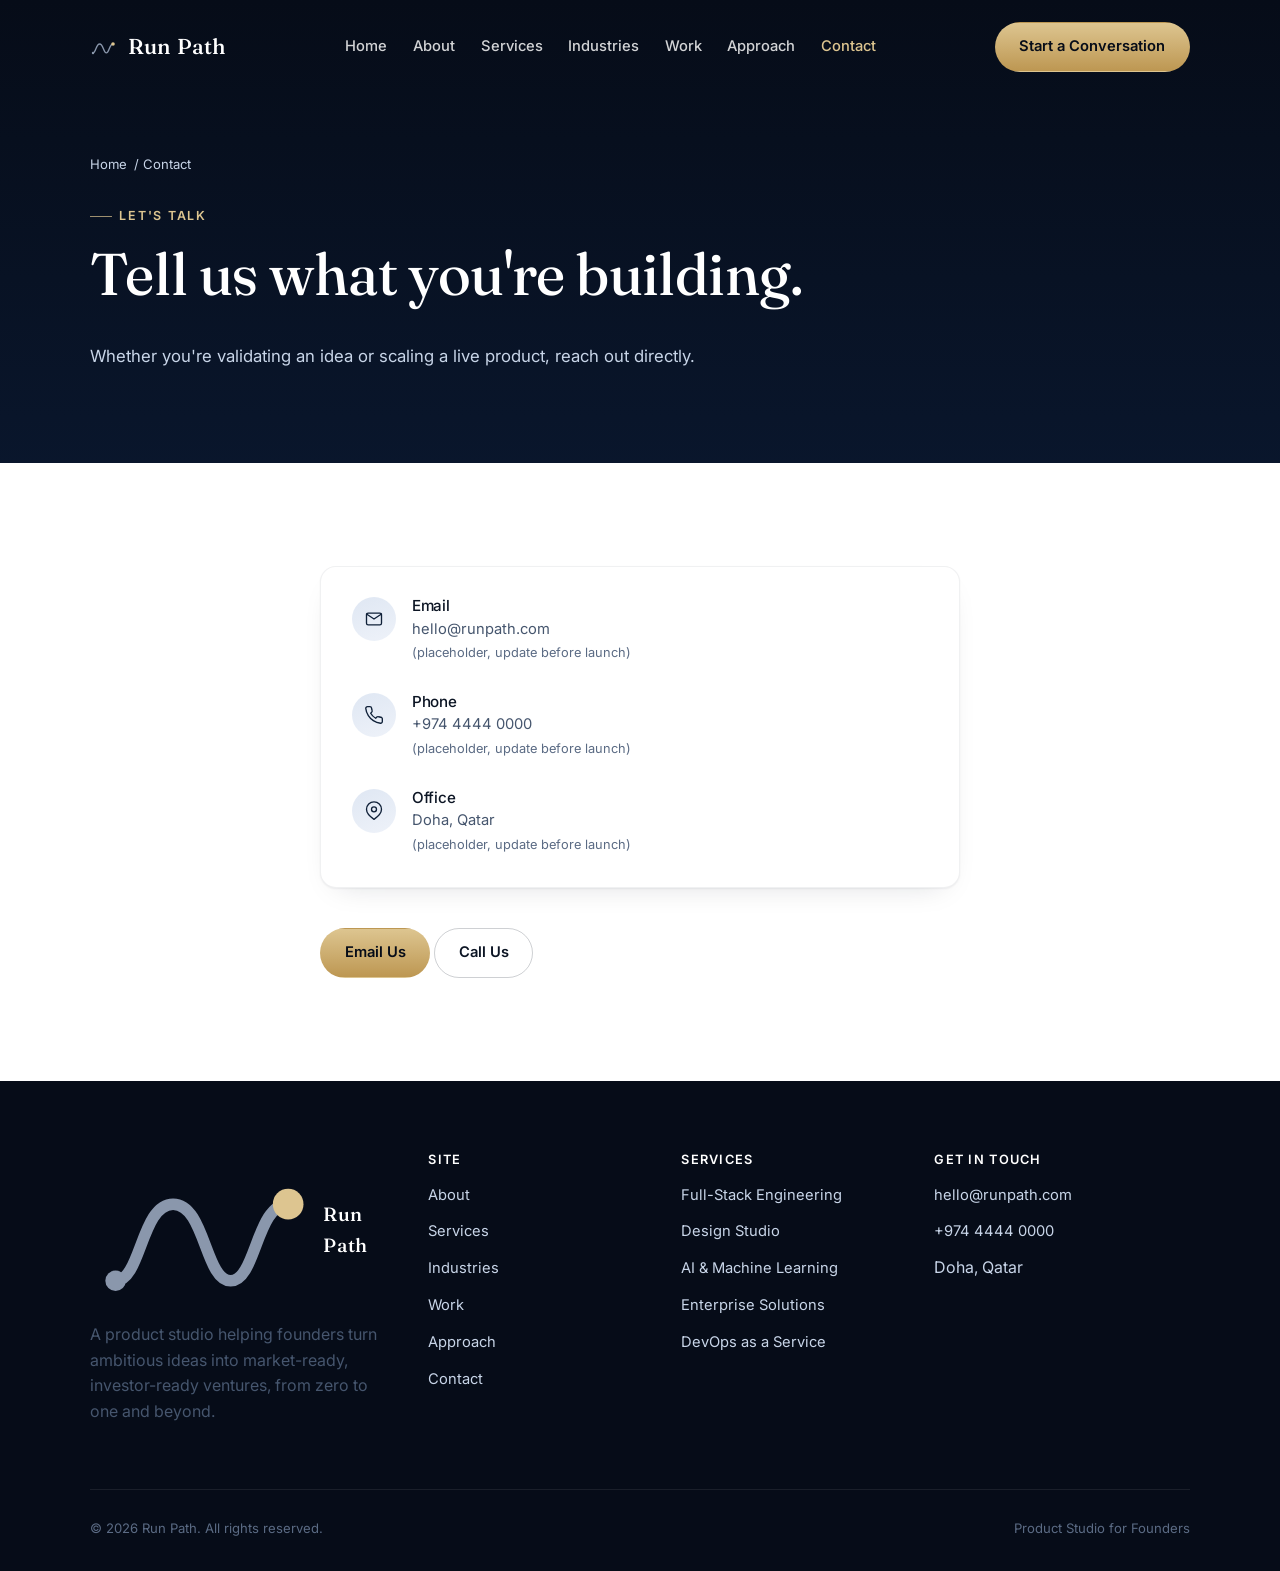
<file: contact.html>
<!doctype html>
<html lang="en">
<head>
<meta charset="UTF-8">
<meta name="viewport" content="width=device-width, initial-scale=1.0">
<title>Contact | Run Path</title>
<meta name="description" content="Tell Run Path about your product. We'll get back to you within one business day.">
<link rel="preconnect" href="https://fonts.googleapis.com">
<link rel="preconnect" href="https://fonts.gstatic.com" crossorigin>
<link href="https://fonts.googleapis.com/css2?family=Fraunces:opsz,wght@9..144,400..600&family=Inter:wght@400;500;600;700&display=swap" rel="stylesheet">
<link rel="stylesheet" href="css/style.css">
</head>
<body>

<header class="site-header">
  <div class="container">
    <a href="index.html" class="logo">
      <svg class="mark" viewBox="0 0 35 24" fill="none" xmlns="http://www.w3.org/2000/svg">
        <path d="M4 20C8 20 8 8 13 8C18 8 18 20 22 20C26 20 26 8 31 8" stroke="#8a97ac" stroke-width="1.8" fill="none" stroke-linecap="round"/>
        <circle cx="4" cy="20" r="1.6" fill="#8a97ac"/>
        <circle cx="31" cy="8" r="2.4" fill="#ddc590"/>
      </svg>
      Run Path
    </a>
    <nav class="nav-links">
      <a href="index.html">Home</a>
      <a href="about.html">About</a>
      <a href="services.html">Services</a>
      <a href="industries.html">Industries</a>
      <a href="work.html">Work</a>
      <a href="approach.html">Approach</a>
      <a href="contact.html" class="active">Contact</a>
    </nav>
    <div class="nav-cta">
      <a href="contact.html" class="btn btn-gold">Start a Conversation</a>
      <button class="nav-toggle" aria-label="Toggle menu"><span></span><span></span><span></span></button>
    </div>
  </div>
</header>

<main>

  <section class="page-hero">
    <div class="container">
      <div class="breadcrumb"><a href="index.html">Home</a> / Contact</div>
      <p class="eyebrow">Let's Talk</p>
      <h1>Tell us what you're building.</h1>
      <p class="lede">Whether you're validating an idea or scaling a live product, reach out directly.</p>
    </div>
  </section>

  <section class="section-pad bg-white">
    <div class="container">
      <div class="reveal" style="max-width:640px; margin:0 auto;">
        <div class="card">

          <div class="contact-info-item">
            <div class="icon-circle">
              <svg viewBox="0 0 24 24" fill="none" stroke="currentColor" stroke-width="1.6" stroke-linecap="round" stroke-linejoin="round"><path d="M4 4h16v16H4z" opacity="0"/><path d="M3 6l9 6 9-6"/><rect x="3" y="5" width="18" height="14" rx="2"/></svg>
            </div>
            <div>
              <h4>Email</h4>
              <p><a href="mailto:hello@runpath.com">hello@runpath.com</a><br><span style="font-size:0.8rem; color:var(--slate-500);">(placeholder, update before launch)</span></p>
            </div>
          </div>

          <div class="contact-info-item">
            <div class="icon-circle">
              <svg viewBox="0 0 24 24" fill="none" stroke="currentColor" stroke-width="1.6" stroke-linecap="round" stroke-linejoin="round"><path d="M22 16.9v3a2 2 0 0 1-2.2 2 19.8 19.8 0 0 1-8.6-3.1 19.5 19.5 0 0 1-6-6 19.8 19.8 0 0 1-3.1-8.7A2 2 0 0 1 4.1 2h3a2 2 0 0 1 2 1.7c.1.9.3 1.8.6 2.7a2 2 0 0 1-.4 2.1L8 9.9a16 16 0 0 0 6 6l1.4-1.4a2 2 0 0 1 2.1-.4c.9.3 1.8.5 2.7.6a2 2 0 0 1 1.8 2.2z"/></svg>
            </div>
            <div>
              <h4>Phone</h4>
              <p><a href="tel:+97444440000">+974 4444 0000</a><br><span style="font-size:0.8rem; color:var(--slate-500);">(placeholder, update before launch)</span></p>
            </div>
          </div>

          <div class="contact-info-item" style="margin-bottom:0;">
            <div class="icon-circle">
              <svg viewBox="0 0 24 24" fill="none" stroke="currentColor" stroke-width="1.6" stroke-linecap="round" stroke-linejoin="round"><path d="M21 10c0 6-9 12-9 12s-9-6-9-12a9 9 0 0 1 18 0z"/><circle cx="12" cy="10" r="3"/></svg>
            </div>
            <div>
              <h4>Office</h4>
              <p>Doha, Qatar<br><span style="font-size:0.8rem; color:var(--slate-500);">(placeholder, update before launch)</span></p>
            </div>
          </div>

        </div>

        <div class="btn-row" style="justify-content:center; margin-top:2.5rem;">
          <a href="mailto:hello@runpath.com" class="btn btn-gold">Email Us</a>
          <a href="tel:+97444440000" class="btn btn-outline-dark">Call Us</a>
        </div>
      </div>
    </div>
  </section>

</main>

<footer class="site-footer">
  <div class="container">
    <div class="footer-grid">
      <div>
        <div class="footer-logo">
          <svg class="mark" viewBox="0 0 35 24" fill="none" xmlns="http://www.w3.org/2000/svg">
            <path d="M4 20C8 20 8 8 13 8C18 8 18 20 22 20C26 20 26 8 31 8" stroke="#8a97ac" stroke-width="1.8" fill="none" stroke-linecap="round"/>
            <circle cx="4" cy="20" r="1.6" fill="#8a97ac"/>
            <circle cx="31" cy="8" r="2.4" fill="#ddc590"/>
          </svg>
          <span class="logo" style="font-size:1.2rem;">Run Path</span>
        </div>
        <p>A product studio helping founders turn ambitious ideas into market-ready, investor-ready ventures, from zero to one and beyond.</p>
      </div>
      <div>
        <h4>Site</h4>
        <ul>
          <li><a href="about.html">About</a></li>
          <li><a href="services.html">Services</a></li>
          <li><a href="industries.html">Industries</a></li>
          <li><a href="work.html">Work</a></li>
          <li><a href="approach.html">Approach</a></li>
          <li><a href="contact.html">Contact</a></li>
        </ul>
      </div>
      <div>
        <h4>Services</h4>
        <ul>
          <li><a href="services.html">Full-Stack Engineering</a></li>
          <li><a href="services.html">Design Studio</a></li>
          <li><a href="services.html">AI &amp; Machine Learning</a></li>
          <li><a href="services.html">Enterprise Solutions</a></li>
          <li><a href="services.html">DevOps as a Service</a></li>
        </ul>
      </div>
      <div>
        <h4>Get in Touch</h4>
        <ul>
          <li><a href="mailto:hello@runpath.com">hello@runpath.com</a></li>
          <li><a href="tel:+97444440000">+974 4444 0000</a></li>
          <li>Doha, Qatar</li>
        </ul>
      </div>
    </div>
    <div class="footer-bottom">
      <span>© 2026 Run Path. All rights reserved.</span>
      <span>Product Studio for Founders</span>
    </div>
  </div>
</footer>

<script src="js/main.js"></script>
</body>
</html>
</file>
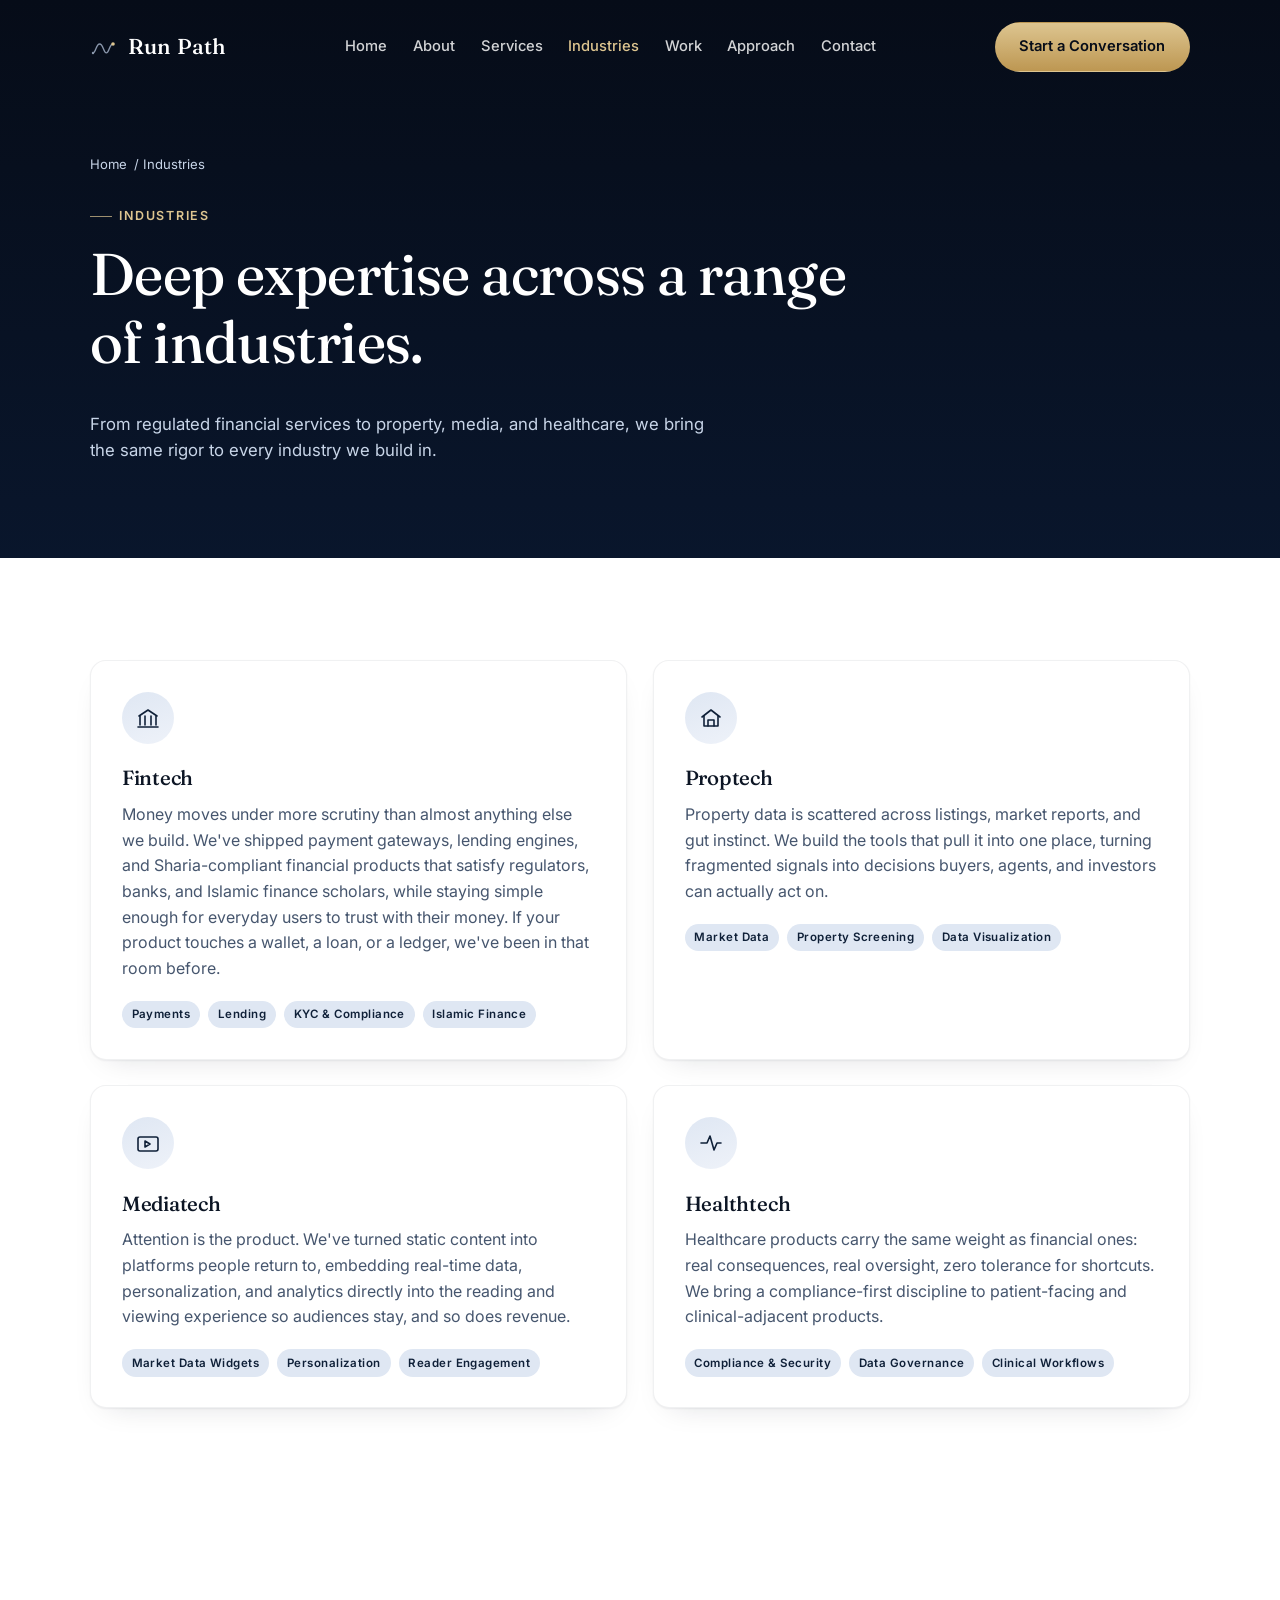
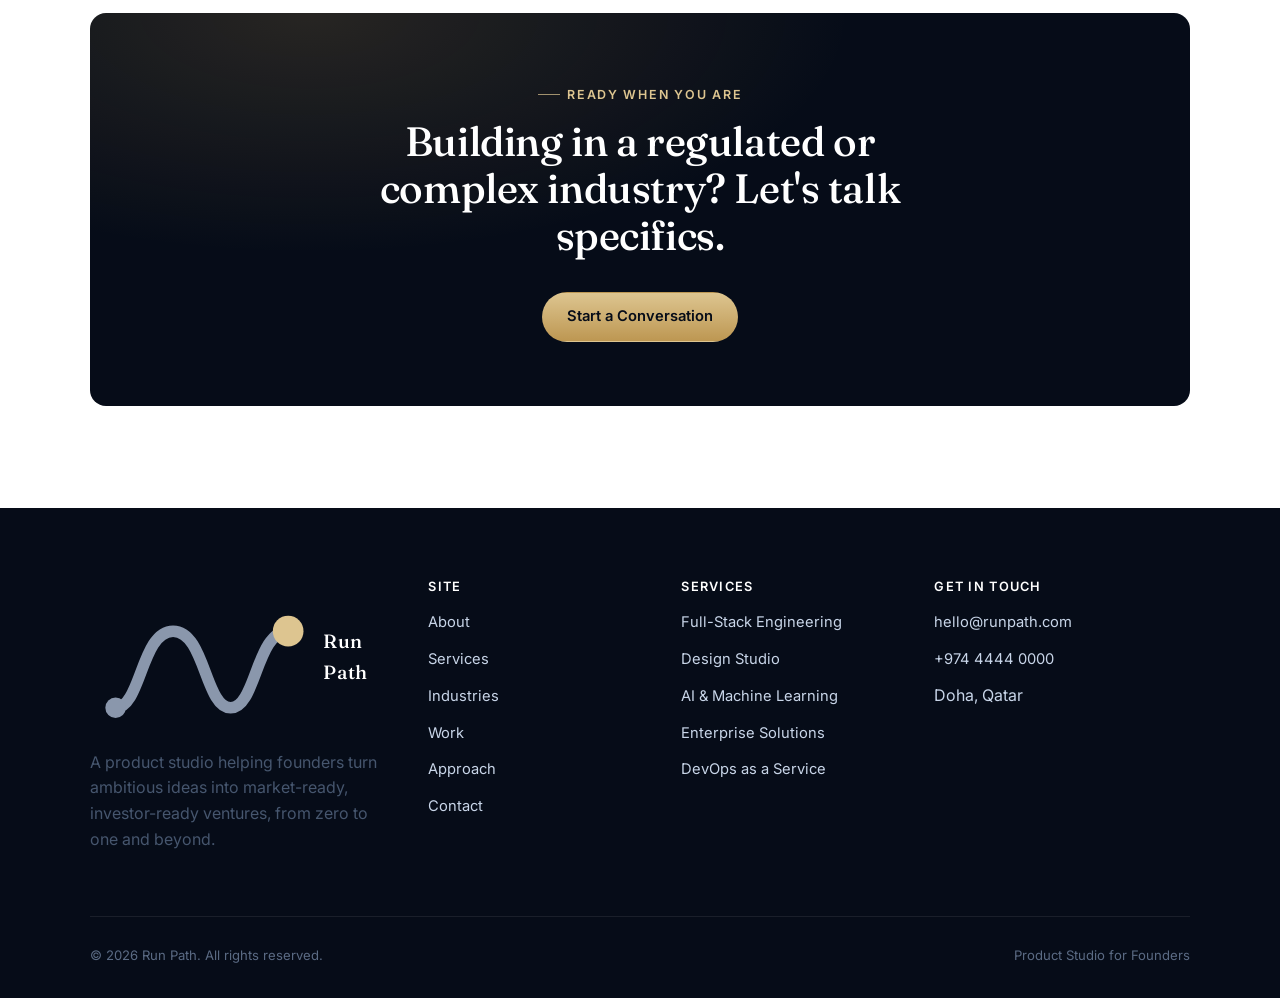
<file: industries.html>
<!doctype html>
<html lang="en">
<head>
<meta charset="UTF-8">
<meta name="viewport" content="width=device-width, initial-scale=1.0">
<title>Industries | Run Path</title>
<meta name="description" content="Deep expertise across a range of industries: fintech, proptech, mediatech, and healthtech.">
<link rel="preconnect" href="https://fonts.googleapis.com">
<link rel="preconnect" href="https://fonts.gstatic.com" crossorigin>
<link href="https://fonts.googleapis.com/css2?family=Fraunces:opsz,wght@9..144,400..600&family=Inter:wght@400;500;600;700&display=swap" rel="stylesheet">
<link rel="stylesheet" href="css/style.css">
</head>
<body>

<header class="site-header">
  <div class="container">
    <a href="index.html" class="logo">
      <svg class="mark" viewBox="0 0 35 24" fill="none" xmlns="http://www.w3.org/2000/svg">
        <path d="M4 20C8 20 8 8 13 8C18 8 18 20 22 20C26 20 26 8 31 8" stroke="#8a97ac" stroke-width="1.8" fill="none" stroke-linecap="round"/>
        <circle cx="4" cy="20" r="1.6" fill="#8a97ac"/>
        <circle cx="31" cy="8" r="2.4" fill="#ddc590"/>
      </svg>
      Run Path
    </a>
    <nav class="nav-links">
      <a href="index.html">Home</a>
      <a href="about.html">About</a>
      <a href="services.html">Services</a>
      <a href="industries.html" class="active">Industries</a>
      <a href="work.html">Work</a>
      <a href="approach.html">Approach</a>
      <a href="contact.html">Contact</a>
    </nav>
    <div class="nav-cta">
      <a href="contact.html" class="btn btn-gold">Start a Conversation</a>
      <button class="nav-toggle" aria-label="Toggle menu"><span></span><span></span><span></span></button>
    </div>
  </div>
</header>

<main>

  <section class="page-hero">
    <div class="container">
      <div class="breadcrumb"><a href="index.html">Home</a> / Industries</div>
      <p class="eyebrow">Industries</p>
      <h1>Deep expertise across a range of industries.</h1>
      <p class="lede">From regulated financial services to property, media, and healthcare, we bring the same rigor to every industry we build in.</p>
    </div>
  </section>

  <section class="section-pad bg-white">
    <div class="container">
      <div class="grid-2">
        <div class="card reveal">
          <div class="icon-circle">
            <svg viewBox="0 0 24 24" fill="none" stroke="currentColor" stroke-width="1.6" stroke-linecap="round" stroke-linejoin="round"><path d="M3 10l9-6 9 6"/><path d="M4 10v9M9 10v9M15 10v9M20 10v9"/><path d="M2 21h20"/></svg>
          </div>
          <h3>Fintech</h3>
          <p>Money moves under more scrutiny than almost anything else we build. We've shipped payment gateways, lending engines, and Sharia-compliant financial products that satisfy regulators, banks, and Islamic finance scholars, while staying simple enough for everyday users to trust with their money. If your product touches a wallet, a loan, or a ledger, we've been in that room before.</p>
          <div class="tag-row">
            <span class="tag">Payments</span>
            <span class="tag">Lending</span>
            <span class="tag">KYC &amp; Compliance</span>
            <span class="tag">Islamic Finance</span>
          </div>
        </div>
        <div class="card reveal">
          <div class="icon-circle">
            <svg viewBox="0 0 24 24" fill="none" stroke="currentColor" stroke-width="1.6" stroke-linecap="round" stroke-linejoin="round"><path d="M3 11l9-7 9 7"/><path d="M5 10v10h14V10"/><path d="M9 20v-6h6v6"/></svg>
          </div>
          <h3>Proptech</h3>
          <p>Property data is scattered across listings, market reports, and gut instinct. We build the tools that pull it into one place, turning fragmented signals into decisions buyers, agents, and investors can actually act on.</p>
          <div class="tag-row">
            <span class="tag">Market Data</span>
            <span class="tag">Property Screening</span>
            <span class="tag">Data Visualization</span>
          </div>
        </div>
        <div class="card reveal">
          <div class="icon-circle">
            <svg viewBox="0 0 24 24" fill="none" stroke="currentColor" stroke-width="1.6" stroke-linecap="round" stroke-linejoin="round"><rect x="2" y="6" width="20" height="14" rx="2"/><path d="M9 10l5 3-5 3z"/></svg>
          </div>
          <h3>Mediatech</h3>
          <p>Attention is the product. We've turned static content into platforms people return to, embedding real-time data, personalization, and analytics directly into the reading and viewing experience so audiences stay, and so does revenue.</p>
          <div class="tag-row">
            <span class="tag">Market Data Widgets</span>
            <span class="tag">Personalization</span>
            <span class="tag">Reader Engagement</span>
          </div>
        </div>
        <div class="card reveal">
          <div class="icon-circle">
            <svg viewBox="0 0 24 24" fill="none" stroke="currentColor" stroke-width="1.6" stroke-linecap="round" stroke-linejoin="round"><path d="M22 12h-4l-3 7-4-14-3 7H2"/></svg>
          </div>
          <h3>Healthtech</h3>
          <p>Healthcare products carry the same weight as financial ones: real consequences, real oversight, zero tolerance for shortcuts. We bring a compliance-first discipline to patient-facing and clinical-adjacent products.</p>
          <div class="tag-row">
            <span class="tag">Compliance &amp; Security</span>
            <span class="tag">Data Governance</span>
            <span class="tag">Clinical Workflows</span>
          </div>
        </div>
      </div>
    </div>
  </section>

  <section class="section-pad bg-white">
    <div class="container">
      <div class="cta-band reveal">
        <p class="eyebrow" style="justify-content:center;">Ready When You Are</p>
        <h2>Building in a regulated or complex industry? Let's talk specifics.</h2>
        <div class="btn-row">
          <a href="contact.html" class="btn btn-gold">Start a Conversation</a>
        </div>
      </div>
    </div>
  </section>

</main>

<footer class="site-footer">
  <div class="container">
    <div class="footer-grid">
      <div>
        <div class="footer-logo">
          <svg class="mark" viewBox="0 0 35 24" fill="none" xmlns="http://www.w3.org/2000/svg">
            <path d="M4 20C8 20 8 8 13 8C18 8 18 20 22 20C26 20 26 8 31 8" stroke="#8a97ac" stroke-width="1.8" fill="none" stroke-linecap="round"/>
            <circle cx="4" cy="20" r="1.6" fill="#8a97ac"/>
            <circle cx="31" cy="8" r="2.4" fill="#ddc590"/>
          </svg>
          <span class="logo" style="font-size:1.2rem;">Run Path</span>
        </div>
        <p>A product studio helping founders turn ambitious ideas into market-ready, investor-ready ventures, from zero to one and beyond.</p>
      </div>
      <div>
        <h4>Site</h4>
        <ul>
          <li><a href="about.html">About</a></li>
          <li><a href="services.html">Services</a></li>
          <li><a href="industries.html">Industries</a></li>
          <li><a href="work.html">Work</a></li>
          <li><a href="approach.html">Approach</a></li>
          <li><a href="contact.html">Contact</a></li>
        </ul>
      </div>
      <div>
        <h4>Services</h4>
        <ul>
          <li><a href="services.html">Full-Stack Engineering</a></li>
          <li><a href="services.html">Design Studio</a></li>
          <li><a href="services.html">AI &amp; Machine Learning</a></li>
          <li><a href="services.html">Enterprise Solutions</a></li>
          <li><a href="services.html">DevOps as a Service</a></li>
        </ul>
      </div>
      <div>
        <h4>Get in Touch</h4>
        <ul>
          <li><a href="mailto:hello@runpath.com">hello@runpath.com</a></li>
          <li><a href="tel:+97444440000">+974 4444 0000</a></li>
          <li>Doha, Qatar</li>
        </ul>
      </div>
    </div>
    <div class="footer-bottom">
      <span>© 2026 Run Path. All rights reserved.</span>
      <span>Product Studio for Founders</span>
    </div>
  </div>
</footer>

<script src="js/main.js"></script>
</body>
</html>
</file>
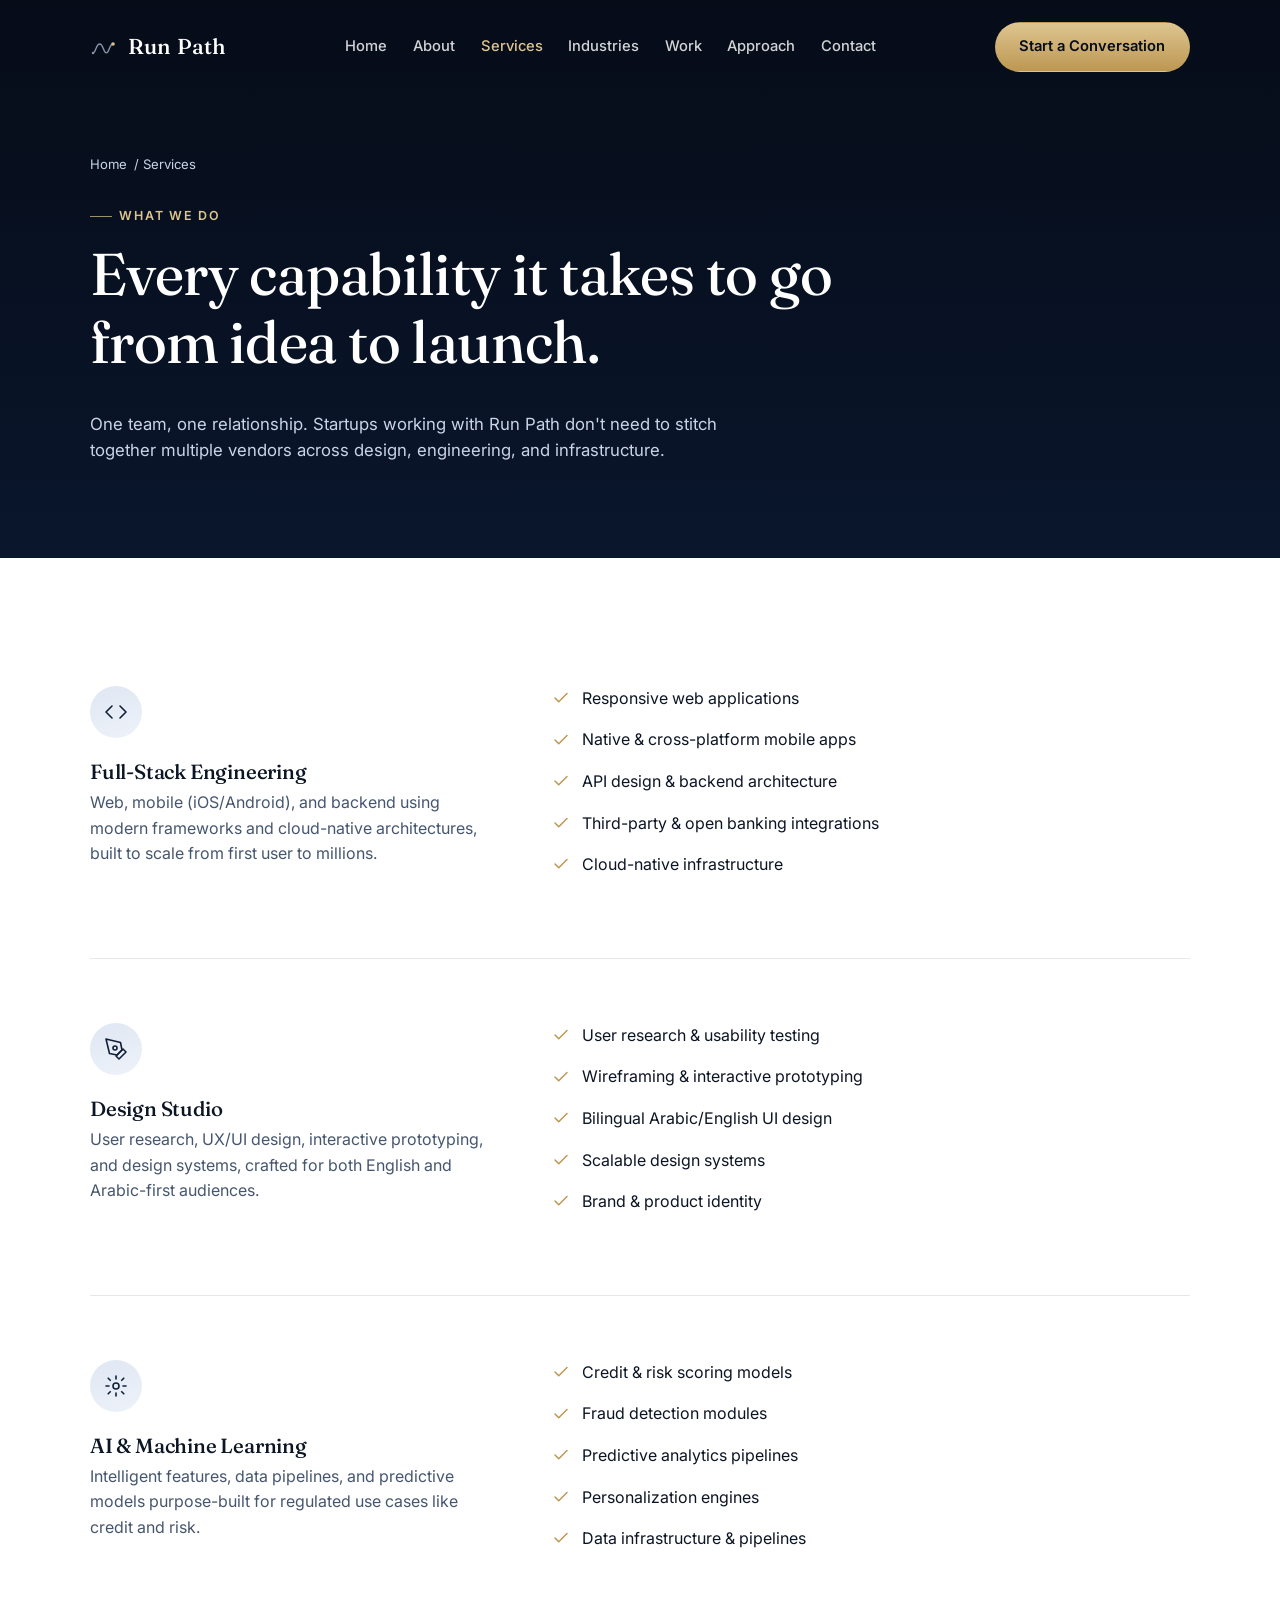
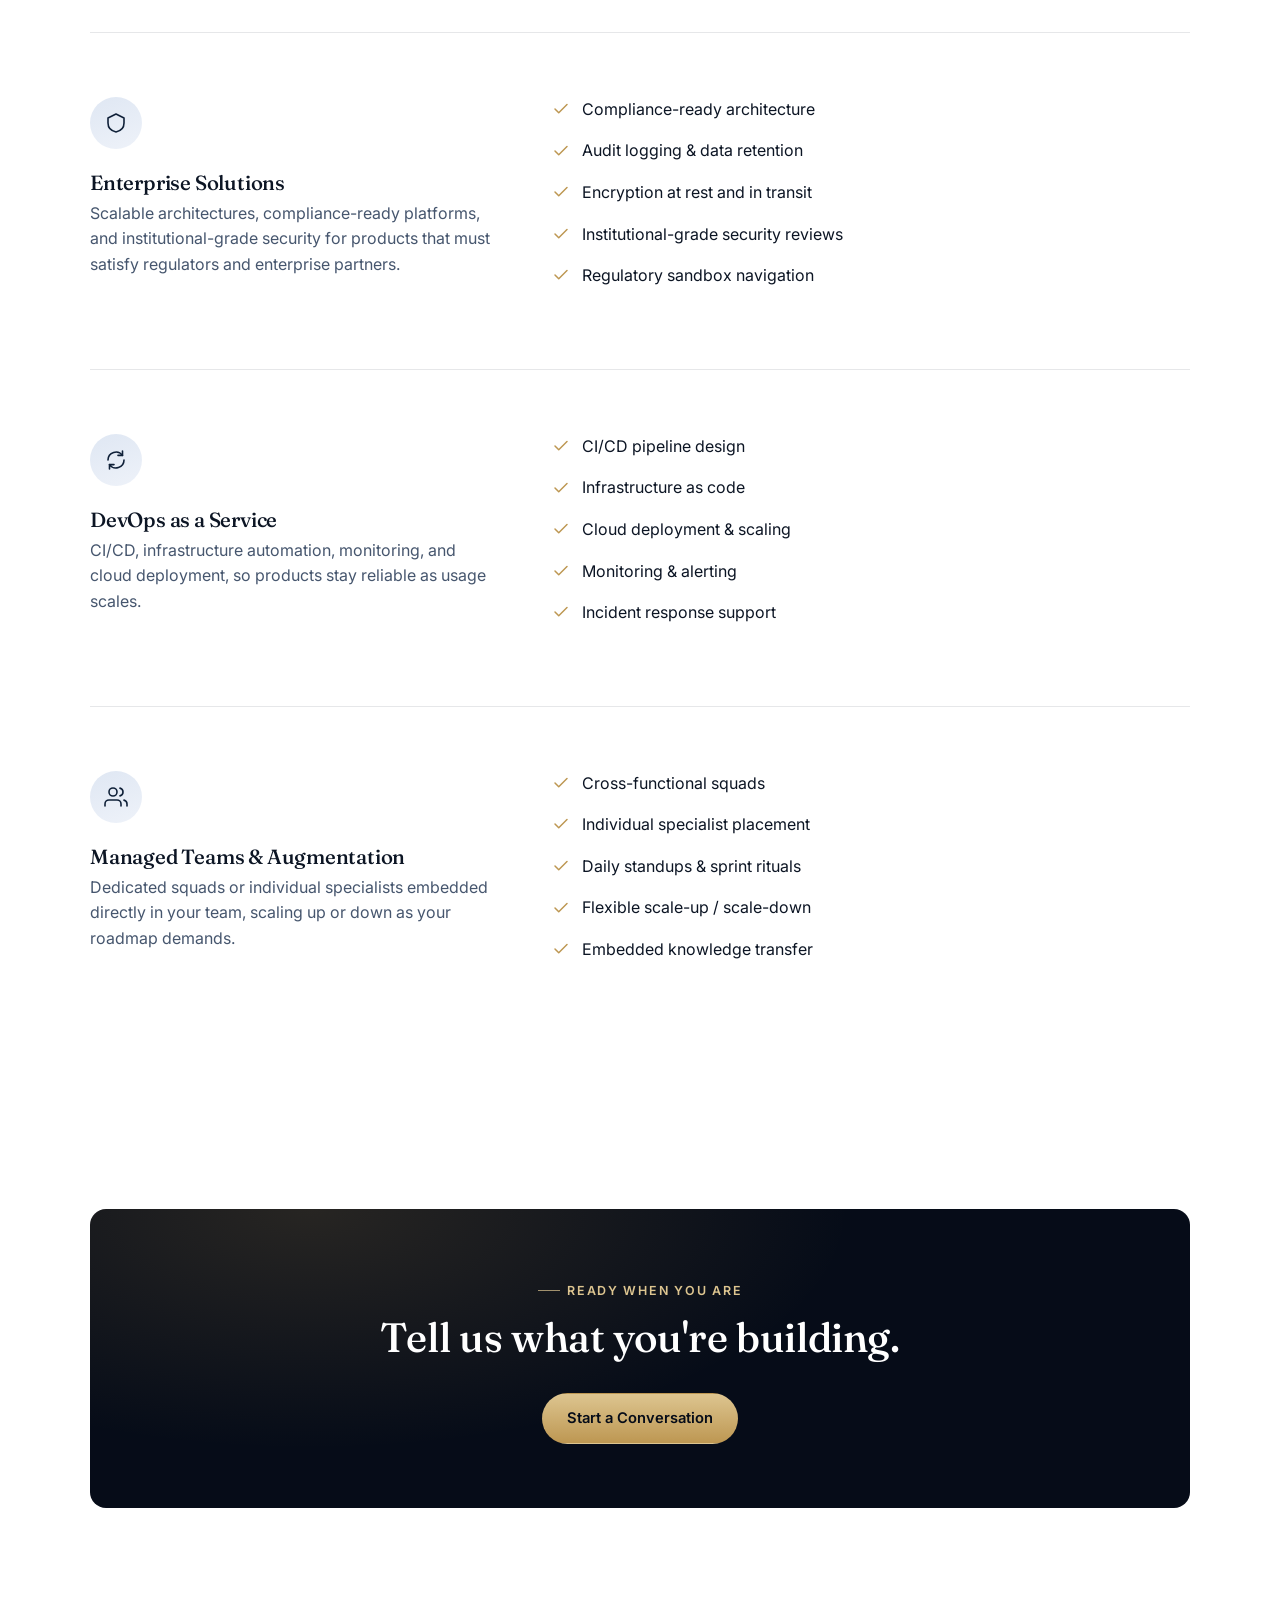
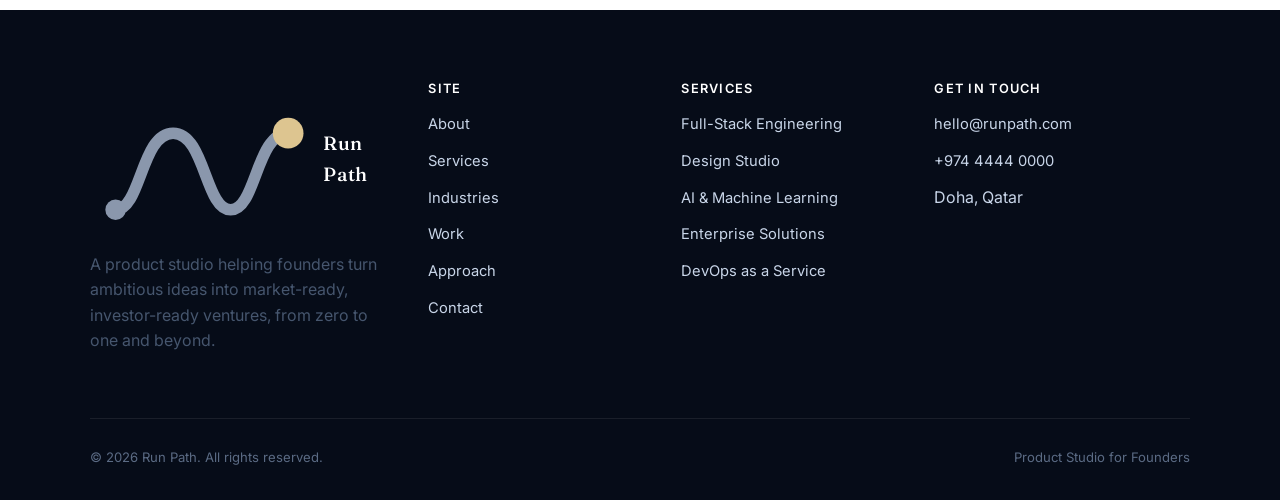
<file: services.html>
<!doctype html>
<html lang="en">
<head>
<meta charset="UTF-8">
<meta name="viewport" content="width=device-width, initial-scale=1.0">
<title>Services | Run Path</title>
<meta name="description" content="Full-stack engineering, design, AI &amp; ML, enterprise solutions, DevOps and managed teams: every capability needed to take a product from idea to launch.">
<link rel="preconnect" href="https://fonts.googleapis.com">
<link rel="preconnect" href="https://fonts.gstatic.com" crossorigin>
<link href="https://fonts.googleapis.com/css2?family=Fraunces:opsz,wght@9..144,400..600&family=Inter:wght@400;500;600;700&display=swap" rel="stylesheet">
<link rel="stylesheet" href="css/style.css">
</head>
<body>

<header class="site-header">
  <div class="container">
    <a href="index.html" class="logo">
      <svg class="mark" viewBox="0 0 35 24" fill="none" xmlns="http://www.w3.org/2000/svg">
        <path d="M4 20C8 20 8 8 13 8C18 8 18 20 22 20C26 20 26 8 31 8" stroke="#8a97ac" stroke-width="1.8" fill="none" stroke-linecap="round"/>
        <circle cx="4" cy="20" r="1.6" fill="#8a97ac"/>
        <circle cx="31" cy="8" r="2.4" fill="#ddc590"/>
      </svg>
      Run Path
    </a>
    <nav class="nav-links">
      <a href="index.html">Home</a>
      <a href="about.html">About</a>
      <a href="services.html" class="active">Services</a>
      <a href="industries.html">Industries</a>
      <a href="work.html">Work</a>
      <a href="approach.html">Approach</a>
      <a href="contact.html">Contact</a>
    </nav>
    <div class="nav-cta">
      <a href="contact.html" class="btn btn-gold">Start a Conversation</a>
      <button class="nav-toggle" aria-label="Toggle menu"><span></span><span></span><span></span></button>
    </div>
  </div>
</header>

<main>

  <section class="page-hero">
    <div class="container">
      <div class="breadcrumb"><a href="index.html">Home</a> / Services</div>
      <p class="eyebrow">What We Do</p>
      <h1>Every capability it takes to go from idea to launch.</h1>
      <p class="lede">One team, one relationship. Startups working with Run Path don't need to stitch together multiple vendors across design, engineering, and infrastructure.</p>
    </div>
  </section>

  <section class="section-pad-sm bg-white">
    <div class="container">

      <div class="case-row reveal">
        <div class="case-meta">
          <div class="icon-circle"><svg viewBox="0 0 24 24" fill="none" stroke="currentColor" stroke-width="1.6" stroke-linecap="round" stroke-linejoin="round"><polyline points="8 6 2 12 8 18"/><polyline points="16 6 22 12 16 18"/></svg></div>
          <h3>Full-Stack Engineering</h3>
          <p>Web, mobile (iOS/Android), and backend using modern frameworks and cloud-native architectures, built to scale from first user to millions.</p>
        </div>
        <div class="case-meta">
          <ul class="check-list">
            <li><svg width="18" height="18" viewBox="0 0 24 24" fill="none" stroke="currentColor" stroke-width="2" stroke-linecap="round" stroke-linejoin="round"><polyline points="20 6 9 17 4 12"/></svg> Responsive web applications</li>
            <li><svg width="18" height="18" viewBox="0 0 24 24" fill="none" stroke="currentColor" stroke-width="2" stroke-linecap="round" stroke-linejoin="round"><polyline points="20 6 9 17 4 12"/></svg> Native &amp; cross-platform mobile apps</li>
            <li><svg width="18" height="18" viewBox="0 0 24 24" fill="none" stroke="currentColor" stroke-width="2" stroke-linecap="round" stroke-linejoin="round"><polyline points="20 6 9 17 4 12"/></svg> API design &amp; backend architecture</li>
            <li><svg width="18" height="18" viewBox="0 0 24 24" fill="none" stroke="currentColor" stroke-width="2" stroke-linecap="round" stroke-linejoin="round"><polyline points="20 6 9 17 4 12"/></svg> Third-party &amp; open banking integrations</li>
            <li><svg width="18" height="18" viewBox="0 0 24 24" fill="none" stroke="currentColor" stroke-width="2" stroke-linecap="round" stroke-linejoin="round"><polyline points="20 6 9 17 4 12"/></svg> Cloud-native infrastructure</li>
          </ul>
        </div>
      </div>

      <div class="case-row reveal">
        <div class="case-meta">
          <div class="icon-circle"><svg viewBox="0 0 24 24" fill="none" stroke="currentColor" stroke-width="1.6" stroke-linecap="round" stroke-linejoin="round"><path d="M12 19l7-7 3 3-7 7-3-3z"/><path d="M18 13l-1.5-7.5L2 2l3.5 14.5L13 18l5-5z"/><circle cx="11" cy="11" r="2"/></svg></div>
          <h3>Design Studio</h3>
          <p>User research, UX/UI design, interactive prototyping, and design systems, crafted for both English and Arabic-first audiences.</p>
        </div>
        <div class="case-meta">
          <ul class="check-list">
            <li><svg width="18" height="18" viewBox="0 0 24 24" fill="none" stroke="currentColor" stroke-width="2" stroke-linecap="round" stroke-linejoin="round"><polyline points="20 6 9 17 4 12"/></svg> User research &amp; usability testing</li>
            <li><svg width="18" height="18" viewBox="0 0 24 24" fill="none" stroke="currentColor" stroke-width="2" stroke-linecap="round" stroke-linejoin="round"><polyline points="20 6 9 17 4 12"/></svg> Wireframing &amp; interactive prototyping</li>
            <li><svg width="18" height="18" viewBox="0 0 24 24" fill="none" stroke="currentColor" stroke-width="2" stroke-linecap="round" stroke-linejoin="round"><polyline points="20 6 9 17 4 12"/></svg> Bilingual Arabic/English UI design</li>
            <li><svg width="18" height="18" viewBox="0 0 24 24" fill="none" stroke="currentColor" stroke-width="2" stroke-linecap="round" stroke-linejoin="round"><polyline points="20 6 9 17 4 12"/></svg> Scalable design systems</li>
            <li><svg width="18" height="18" viewBox="0 0 24 24" fill="none" stroke="currentColor" stroke-width="2" stroke-linecap="round" stroke-linejoin="round"><polyline points="20 6 9 17 4 12"/></svg> Brand &amp; product identity</li>
          </ul>
        </div>
      </div>

      <div class="case-row reveal">
        <div class="case-meta">
          <div class="icon-circle"><svg viewBox="0 0 24 24" fill="none" stroke="currentColor" stroke-width="1.6" stroke-linecap="round" stroke-linejoin="round"><circle cx="12" cy="12" r="3"/><path d="M12 2v3M12 19v3M4.2 4.2l2.1 2.1M17.7 17.7l2.1 2.1M2 12h3M19 12h3M4.2 19.8l2.1-2.1M17.7 6.3l2.1-2.1"/></svg></div>
          <h3>AI &amp; Machine Learning</h3>
          <p>Intelligent features, data pipelines, and predictive models purpose-built for regulated use cases like credit and risk.</p>
        </div>
        <div class="case-meta">
          <ul class="check-list">
            <li><svg width="18" height="18" viewBox="0 0 24 24" fill="none" stroke="currentColor" stroke-width="2" stroke-linecap="round" stroke-linejoin="round"><polyline points="20 6 9 17 4 12"/></svg> Credit &amp; risk scoring models</li>
            <li><svg width="18" height="18" viewBox="0 0 24 24" fill="none" stroke="currentColor" stroke-width="2" stroke-linecap="round" stroke-linejoin="round"><polyline points="20 6 9 17 4 12"/></svg> Fraud detection modules</li>
            <li><svg width="18" height="18" viewBox="0 0 24 24" fill="none" stroke="currentColor" stroke-width="2" stroke-linecap="round" stroke-linejoin="round"><polyline points="20 6 9 17 4 12"/></svg> Predictive analytics pipelines</li>
            <li><svg width="18" height="18" viewBox="0 0 24 24" fill="none" stroke="currentColor" stroke-width="2" stroke-linecap="round" stroke-linejoin="round"><polyline points="20 6 9 17 4 12"/></svg> Personalization engines</li>
            <li><svg width="18" height="18" viewBox="0 0 24 24" fill="none" stroke="currentColor" stroke-width="2" stroke-linecap="round" stroke-linejoin="round"><polyline points="20 6 9 17 4 12"/></svg> Data infrastructure &amp; pipelines</li>
          </ul>
        </div>
      </div>

      <div class="case-row reveal">
        <div class="case-meta">
          <div class="icon-circle"><svg viewBox="0 0 24 24" fill="none" stroke="currentColor" stroke-width="1.6" stroke-linecap="round" stroke-linejoin="round"><path d="M12 3l8 4v5c0 5-3.5 8-8 9-4.5-1-8-4-8-9V7l8-4z"/></svg></div>
          <h3>Enterprise Solutions</h3>
          <p>Scalable architectures, compliance-ready platforms, and institutional-grade security for products that must satisfy regulators and enterprise partners.</p>
        </div>
        <div class="case-meta">
          <ul class="check-list">
            <li><svg width="18" height="18" viewBox="0 0 24 24" fill="none" stroke="currentColor" stroke-width="2" stroke-linecap="round" stroke-linejoin="round"><polyline points="20 6 9 17 4 12"/></svg> Compliance-ready architecture</li>
            <li><svg width="18" height="18" viewBox="0 0 24 24" fill="none" stroke="currentColor" stroke-width="2" stroke-linecap="round" stroke-linejoin="round"><polyline points="20 6 9 17 4 12"/></svg> Audit logging &amp; data retention</li>
            <li><svg width="18" height="18" viewBox="0 0 24 24" fill="none" stroke="currentColor" stroke-width="2" stroke-linecap="round" stroke-linejoin="round"><polyline points="20 6 9 17 4 12"/></svg> Encryption at rest and in transit</li>
            <li><svg width="18" height="18" viewBox="0 0 24 24" fill="none" stroke="currentColor" stroke-width="2" stroke-linecap="round" stroke-linejoin="round"><polyline points="20 6 9 17 4 12"/></svg> Institutional-grade security reviews</li>
            <li><svg width="18" height="18" viewBox="0 0 24 24" fill="none" stroke="currentColor" stroke-width="2" stroke-linecap="round" stroke-linejoin="round"><polyline points="20 6 9 17 4 12"/></svg> Regulatory sandbox navigation</li>
          </ul>
        </div>
      </div>

      <div class="case-row reveal">
        <div class="case-meta">
          <div class="icon-circle"><svg viewBox="0 0 24 24" fill="none" stroke="currentColor" stroke-width="1.6" stroke-linecap="round" stroke-linejoin="round"><path d="M4 12a8 8 0 0 1 14.5-4.6M20 12a8 8 0 0 1-14.5 4.6"/><path d="M18.5 3v4.4H14M5.5 21v-4.4H10"/></svg></div>
          <h3>DevOps as a Service</h3>
          <p>CI/CD, infrastructure automation, monitoring, and cloud deployment, so products stay reliable as usage scales.</p>
        </div>
        <div class="case-meta">
          <ul class="check-list">
            <li><svg width="18" height="18" viewBox="0 0 24 24" fill="none" stroke="currentColor" stroke-width="2" stroke-linecap="round" stroke-linejoin="round"><polyline points="20 6 9 17 4 12"/></svg> CI/CD pipeline design</li>
            <li><svg width="18" height="18" viewBox="0 0 24 24" fill="none" stroke="currentColor" stroke-width="2" stroke-linecap="round" stroke-linejoin="round"><polyline points="20 6 9 17 4 12"/></svg> Infrastructure as code</li>
            <li><svg width="18" height="18" viewBox="0 0 24 24" fill="none" stroke="currentColor" stroke-width="2" stroke-linecap="round" stroke-linejoin="round"><polyline points="20 6 9 17 4 12"/></svg> Cloud deployment &amp; scaling</li>
            <li><svg width="18" height="18" viewBox="0 0 24 24" fill="none" stroke="currentColor" stroke-width="2" stroke-linecap="round" stroke-linejoin="round"><polyline points="20 6 9 17 4 12"/></svg> Monitoring &amp; alerting</li>
            <li><svg width="18" height="18" viewBox="0 0 24 24" fill="none" stroke="currentColor" stroke-width="2" stroke-linecap="round" stroke-linejoin="round"><polyline points="20 6 9 17 4 12"/></svg> Incident response support</li>
          </ul>
        </div>
      </div>

      <div class="case-row reveal">
        <div class="case-meta">
          <div class="icon-circle"><svg viewBox="0 0 24 24" fill="none" stroke="currentColor" stroke-width="1.6" stroke-linecap="round" stroke-linejoin="round"><path d="M17 21v-2a4 4 0 0 0-4-4H5a4 4 0 0 0-4 4v2"/><circle cx="9" cy="7" r="4"/><path d="M23 21v-2a4 4 0 0 0-3-3.87M16 3.13a4 4 0 0 1 0 7.75"/></svg></div>
          <h3>Managed Teams &amp; Augmentation</h3>
          <p>Dedicated squads or individual specialists embedded directly in your team, scaling up or down as your roadmap demands.</p>
        </div>
        <div class="case-meta">
          <ul class="check-list">
            <li><svg width="18" height="18" viewBox="0 0 24 24" fill="none" stroke="currentColor" stroke-width="2" stroke-linecap="round" stroke-linejoin="round"><polyline points="20 6 9 17 4 12"/></svg> Cross-functional squads</li>
            <li><svg width="18" height="18" viewBox="0 0 24 24" fill="none" stroke="currentColor" stroke-width="2" stroke-linecap="round" stroke-linejoin="round"><polyline points="20 6 9 17 4 12"/></svg> Individual specialist placement</li>
            <li><svg width="18" height="18" viewBox="0 0 24 24" fill="none" stroke="currentColor" stroke-width="2" stroke-linecap="round" stroke-linejoin="round"><polyline points="20 6 9 17 4 12"/></svg> Daily standups &amp; sprint rituals</li>
            <li><svg width="18" height="18" viewBox="0 0 24 24" fill="none" stroke="currentColor" stroke-width="2" stroke-linecap="round" stroke-linejoin="round"><polyline points="20 6 9 17 4 12"/></svg> Flexible scale-up / scale-down</li>
            <li><svg width="18" height="18" viewBox="0 0 24 24" fill="none" stroke="currentColor" stroke-width="2" stroke-linecap="round" stroke-linejoin="round"><polyline points="20 6 9 17 4 12"/></svg> Embedded knowledge transfer</li>
          </ul>
        </div>
      </div>

    </div>
  </section>

  <section class="section-pad bg-white">
    <div class="container">
      <div class="cta-band reveal">
        <p class="eyebrow" style="justify-content:center;">Ready When You Are</p>
        <h2>Tell us what you're building.</h2>
        <div class="btn-row">
          <a href="contact.html" class="btn btn-gold">Start a Conversation</a>
        </div>
      </div>
    </div>
  </section>

</main>

<footer class="site-footer">
  <div class="container">
    <div class="footer-grid">
      <div>
        <div class="footer-logo">
          <svg class="mark" viewBox="0 0 35 24" fill="none" xmlns="http://www.w3.org/2000/svg">
            <path d="M4 20C8 20 8 8 13 8C18 8 18 20 22 20C26 20 26 8 31 8" stroke="#8a97ac" stroke-width="1.8" fill="none" stroke-linecap="round"/>
            <circle cx="4" cy="20" r="1.6" fill="#8a97ac"/>
            <circle cx="31" cy="8" r="2.4" fill="#ddc590"/>
          </svg>
          <span class="logo" style="font-size:1.2rem;">Run Path</span>
        </div>
        <p>A product studio helping founders turn ambitious ideas into market-ready, investor-ready ventures, from zero to one and beyond.</p>
      </div>
      <div>
        <h4>Site</h4>
        <ul>
          <li><a href="about.html">About</a></li>
          <li><a href="services.html">Services</a></li>
          <li><a href="industries.html">Industries</a></li>
          <li><a href="work.html">Work</a></li>
          <li><a href="approach.html">Approach</a></li>
          <li><a href="contact.html">Contact</a></li>
        </ul>
      </div>
      <div>
        <h4>Services</h4>
        <ul>
          <li><a href="services.html">Full-Stack Engineering</a></li>
          <li><a href="services.html">Design Studio</a></li>
          <li><a href="services.html">AI &amp; Machine Learning</a></li>
          <li><a href="services.html">Enterprise Solutions</a></li>
          <li><a href="services.html">DevOps as a Service</a></li>
        </ul>
      </div>
      <div>
        <h4>Get in Touch</h4>
        <ul>
          <li><a href="mailto:hello@runpath.com">hello@runpath.com</a></li>
          <li><a href="tel:+97444440000">+974 4444 0000</a></li>
          <li>Doha, Qatar</li>
        </ul>
      </div>
    </div>
    <div class="footer-bottom">
      <span>© 2026 Run Path. All rights reserved.</span>
      <span>Product Studio for Founders</span>
    </div>
  </div>
</footer>

<script src="js/main.js"></script>
</body>
</html>
</file>
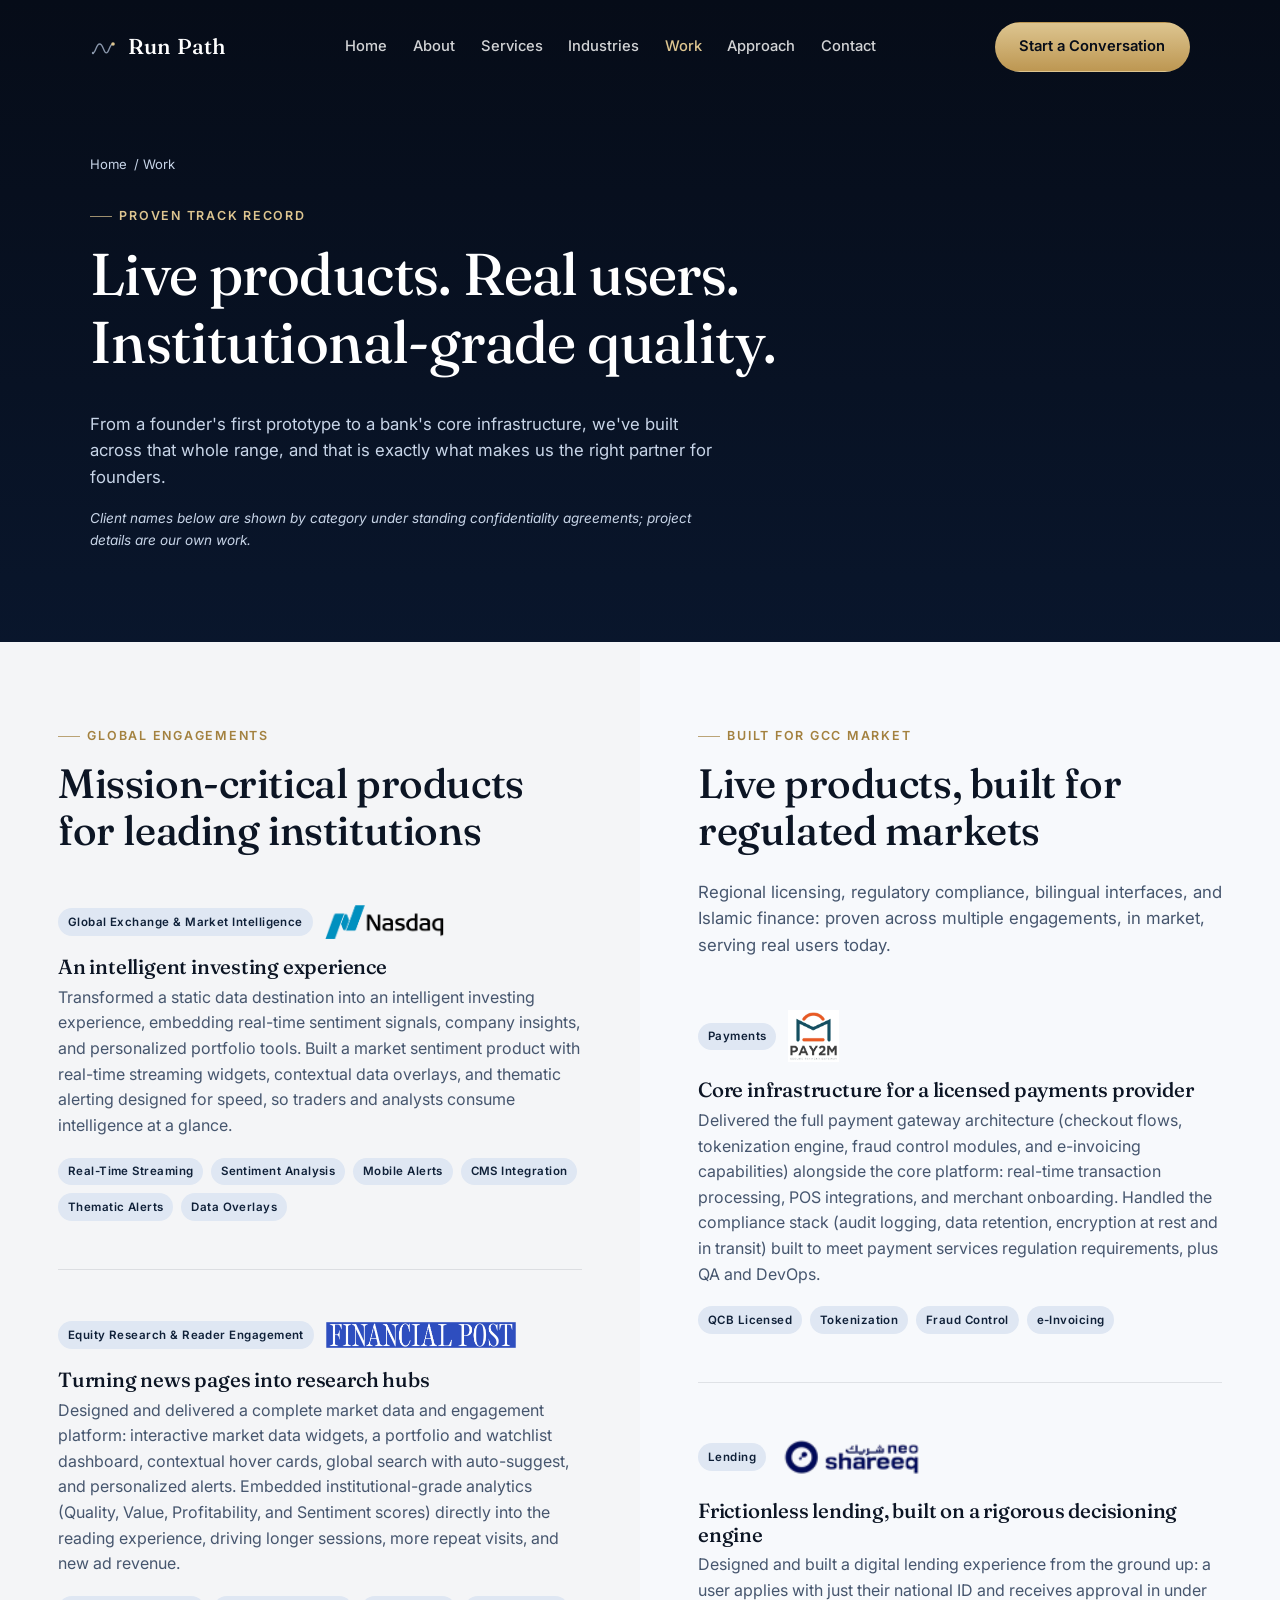
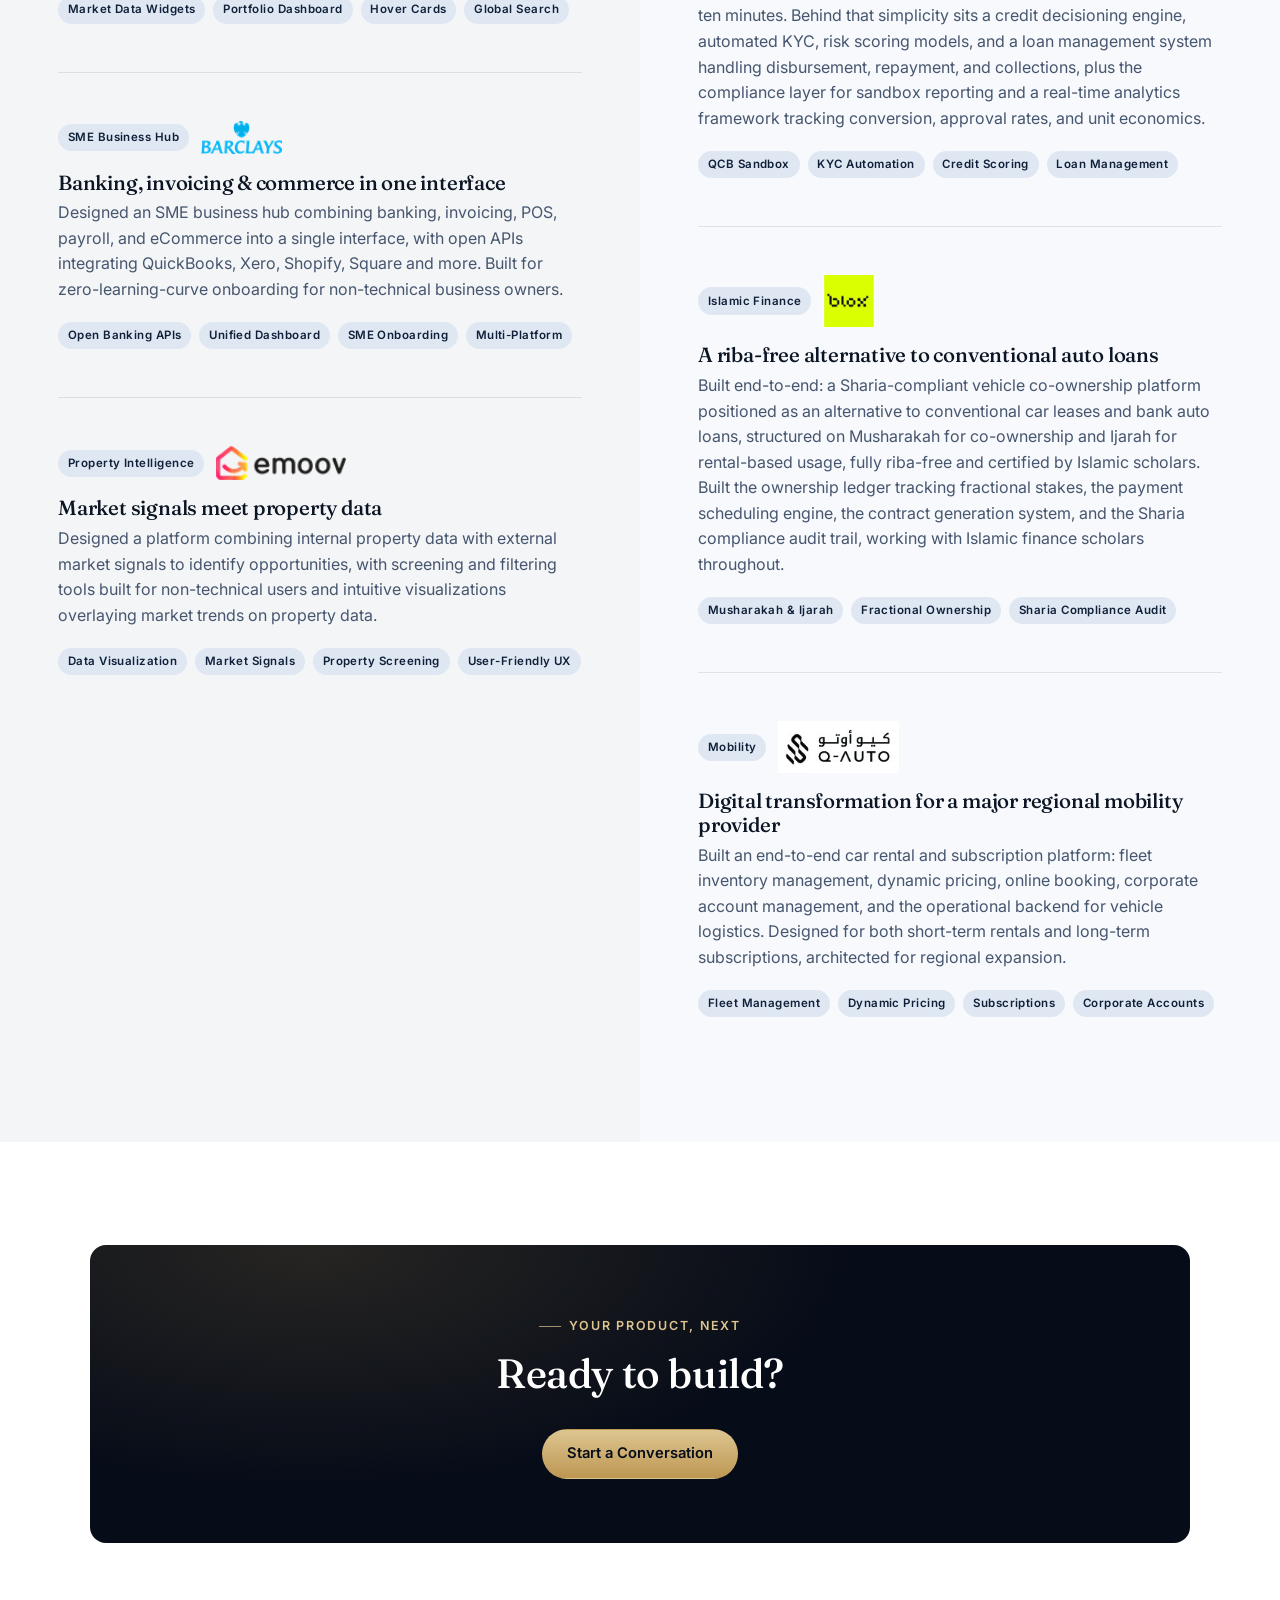
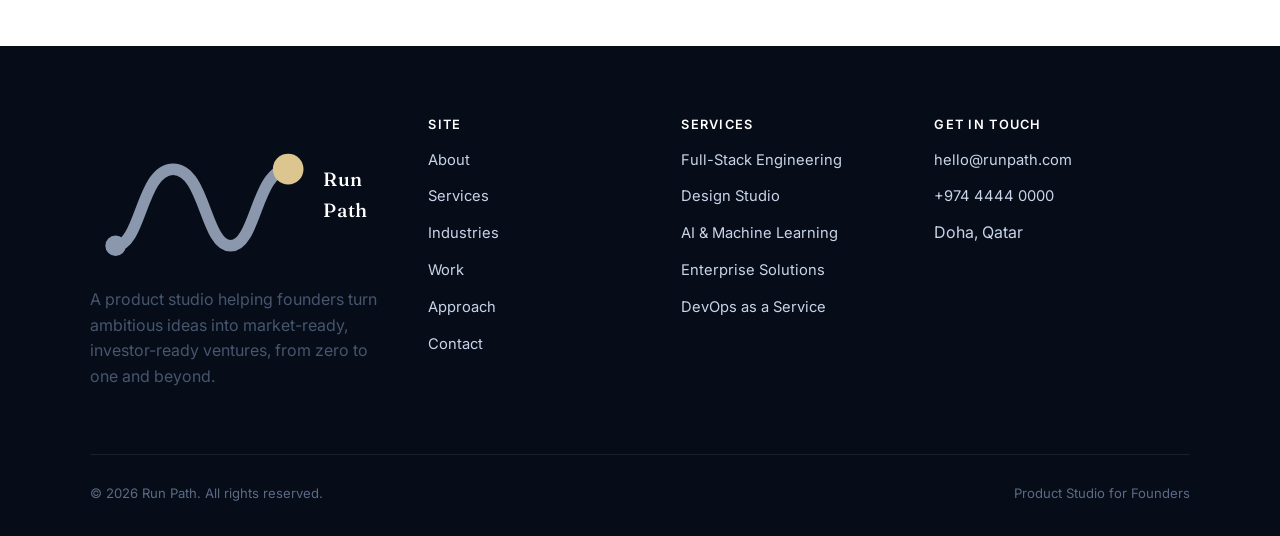
<file: work.html>
<!doctype html>
<html lang="en">
<head>
<meta charset="UTF-8">
<meta name="viewport" content="width=device-width, initial-scale=1.0">
<title>Work | Run Path</title>
<meta name="description" content="Case studies from Run Path: enterprise-grade financial products built for global institutions and live fintech products built inside Qatar's regulatory sandbox.">
<link rel="preconnect" href="https://fonts.googleapis.com">
<link rel="preconnect" href="https://fonts.gstatic.com" crossorigin>
<link href="https://fonts.googleapis.com/css2?family=Fraunces:opsz,wght@9..144,400..600&family=Inter:wght@400;500;600;700&display=swap" rel="stylesheet">
<link rel="stylesheet" href="css/style.css">
</head>
<body>

<header class="site-header">
  <div class="container">
    <a href="index.html" class="logo">
      <svg class="mark" viewBox="0 0 35 24" fill="none" xmlns="http://www.w3.org/2000/svg">
        <path d="M4 20C8 20 8 8 13 8C18 8 18 20 22 20C26 20 26 8 31 8" stroke="#8a97ac" stroke-width="1.8" fill="none" stroke-linecap="round"/>
        <circle cx="4" cy="20" r="1.6" fill="#8a97ac"/>
        <circle cx="31" cy="8" r="2.4" fill="#ddc590"/>
      </svg>
      Run Path
    </a>
    <nav class="nav-links">
      <a href="index.html">Home</a>
      <a href="about.html">About</a>
      <a href="services.html">Services</a>
      <a href="industries.html">Industries</a>
      <a href="work.html" class="active">Work</a>
      <a href="approach.html">Approach</a>
      <a href="contact.html">Contact</a>
    </nav>
    <div class="nav-cta">
      <a href="contact.html" class="btn btn-gold">Start a Conversation</a>
      <button class="nav-toggle" aria-label="Toggle menu"><span></span><span></span><span></span></button>
    </div>
  </div>
</header>

<main>

  <section class="page-hero">
    <div class="container">
      <div class="breadcrumb"><a href="index.html">Home</a> / Work</div>
      <p class="eyebrow">Proven Track Record</p>
      <h1>Live products. Real users. Institutional-grade quality.</h1>
      <p class="lede">From a founder's first prototype to a bank's core infrastructure, we've built across that whole range, and that is exactly what makes us the right partner for founders.</p>
      <p class="lede" style="font-style:italic; font-size:0.85rem; margin-top:0.5rem;">Client names below are shown by category under standing confidentiality agreements; project details are our own work.</p>
    </div>
  </section>

  <section class="split-panel">
    <div class="split-panel-col bg-warm">
      <div class="split-panel-inner">
        <div class="section-head reveal">
          <p class="eyebrow">Global Engagements</p>
          <h2>Mission-critical products for leading institutions</h2>
        </div>

        <div class="case-stack">
          <div class="case-item reveal">
            <div class="case-head-row">
              <span class="tag">Global Exchange &amp; Market Intelligence</span>
              <div class="logo-chip"><img src="assets/logos/Nasdaq.png" alt="Nasdaq"></div>
            </div>
            <h3>An intelligent investing experience</h3>
            <p>Transformed a static data destination into an intelligent investing experience, embedding real-time sentiment signals, company insights, and personalized portfolio tools. Built a market sentiment product with real-time streaming widgets, contextual data overlays, and thematic alerting designed for speed, so traders and analysts consume intelligence at a glance.</p>
            <div class="tag-row">
              <span class="tag">Real-Time Streaming</span>
              <span class="tag">Sentiment Analysis</span>
              <span class="tag">Mobile Alerts</span>
              <span class="tag">CMS Integration</span>
              <span class="tag">Thematic Alerts</span>
              <span class="tag">Data Overlays</span>
            </div>
          </div>

          <div class="case-item reveal">
            <div class="case-head-row">
              <span class="tag">Equity Research &amp; Reader Engagement</span>
              <div class="logo-chip"><img src="assets/logos/FP.png" alt="Financial Post"></div>
            </div>
            <h3>Turning news pages into research hubs</h3>
            <p>Designed and delivered a complete market data and engagement platform: interactive market data widgets, a portfolio and watchlist dashboard, contextual hover cards, global search with auto-suggest, and personalized alerts. Embedded institutional-grade analytics (Quality, Value, Profitability, and Sentiment scores) directly into the reading experience, driving longer sessions, more repeat visits, and new ad revenue.</p>
            <div class="tag-row">
              <span class="tag">Market Data Widgets</span>
              <span class="tag">Portfolio Dashboard</span>
              <span class="tag">Hover Cards</span>
              <span class="tag">Global Search</span>
            </div>
          </div>

          <div class="case-item reveal">
            <div class="case-head-row">
              <span class="tag">SME Business Hub</span>
              <div class="logo-chip"><img src="assets/logos/Barclays.png" alt="Barclays"></div>
            </div>
            <h3>Banking, invoicing &amp; commerce in one interface</h3>
            <p>Designed an SME business hub combining banking, invoicing, POS, payroll, and eCommerce into a single interface, with open APIs integrating QuickBooks, Xero, Shopify, Square and more. Built for zero-learning-curve onboarding for non-technical business owners.</p>
            <div class="tag-row">
              <span class="tag">Open Banking APIs</span>
              <span class="tag">Unified Dashboard</span>
              <span class="tag">SME Onboarding</span>
              <span class="tag">Multi-Platform</span>
            </div>
          </div>

          <div class="case-item reveal">
            <div class="case-head-row">
              <span class="tag">Property Intelligence</span>
              <div class="logo-chip"><img src="assets/logos/emoov.png" alt="eMoov"></div>
            </div>
            <h3>Market signals meet property data</h3>
            <p>Designed a platform combining internal property data with external market signals to identify opportunities, with screening and filtering tools built for non-technical users and intuitive visualizations overlaying market trends on property data.</p>
            <div class="tag-row">
              <span class="tag">Data Visualization</span>
              <span class="tag">Market Signals</span>
              <span class="tag">Property Screening</span>
              <span class="tag">User-Friendly UX</span>
            </div>
          </div>
        </div>
      </div>
    </div>

    <div class="split-panel-col bg-ice">
      <div class="split-panel-inner">
        <div class="section-head reveal">
          <p class="eyebrow">Built for GCC Market</p>
          <h2>Live products, built for regulated markets</h2>
          <p class="lede">Regional licensing, regulatory compliance, bilingual interfaces, and Islamic finance: proven across multiple engagements, in market, serving real users today.</p>
        </div>

        <div class="case-stack">
          <div class="case-item reveal">
            <div class="case-head-row">
              <span class="tag">Payments</span>
              <div class="logo-chip compact"><img src="assets/logos/Pay2M.png" alt="PAY2M"></div>
            </div>
            <h3>Core infrastructure for a licensed payments provider</h3>
            <p>Delivered the full payment gateway architecture (checkout flows, tokenization engine, fraud control modules, and e-invoicing capabilities) alongside the core platform: real-time transaction processing, POS integrations, and merchant onboarding. Handled the compliance stack (audit logging, data retention, encryption at rest and in transit) built to meet payment services regulation requirements, plus QA and DevOps.</p>
            <div class="tag-row">
              <span class="tag">QCB Licensed</span>
              <span class="tag">Tokenization</span>
              <span class="tag">Fraud Control</span>
              <span class="tag">e-Invoicing</span>
            </div>
          </div>

          <div class="case-item reveal">
            <div class="case-head-row">
              <span class="tag">Lending</span>
              <div class="logo-chip compact"><img src="assets/logos/ShareeqNeo.png" alt="Shareeq Neo"></div>
            </div>
            <h3>Frictionless lending, built on a rigorous decisioning engine</h3>
            <p>Designed and built a digital lending experience from the ground up: a user applies with just their national ID and receives approval in under ten minutes. Behind that simplicity sits a credit decisioning engine, automated KYC, risk scoring models, and a loan management system handling disbursement, repayment, and collections, plus the compliance layer for sandbox reporting and a real-time analytics framework tracking conversion, approval rates, and unit economics.</p>
            <div class="tag-row">
              <span class="tag">QCB Sandbox</span>
              <span class="tag">KYC Automation</span>
              <span class="tag">Credit Scoring</span>
              <span class="tag">Loan Management</span>
            </div>
          </div>

          <div class="case-item reveal">
            <div class="case-head-row">
              <span class="tag">Islamic Finance</span>
              <div class="logo-chip compact"><img src="assets/logos/blox.png" alt="BLOX"></div>
            </div>
            <h3>A riba-free alternative to conventional auto loans</h3>
            <p>Built end-to-end: a Sharia-compliant vehicle co-ownership platform positioned as an alternative to conventional car leases and bank auto loans, structured on Musharakah for co-ownership and Ijarah for rental-based usage, fully riba-free and certified by Islamic scholars. Built the ownership ledger tracking fractional stakes, the payment scheduling engine, the contract generation system, and the Sharia compliance audit trail, working with Islamic finance scholars throughout.</p>
            <div class="tag-row">
              <span class="tag">Musharakah &amp; Ijarah</span>
              <span class="tag">Fractional Ownership</span>
              <span class="tag">Sharia Compliance Audit</span>
            </div>
          </div>

          <div class="case-item reveal">
            <div class="case-head-row">
              <span class="tag">Mobility</span>
              <div class="logo-chip compact"><img src="assets/logos/QAuto.png" alt="Q-Auto"></div>
            </div>
            <h3>Digital transformation for a major regional mobility provider</h3>
            <p>Built an end-to-end car rental and subscription platform: fleet inventory management, dynamic pricing, online booking, corporate account management, and the operational backend for vehicle logistics. Designed for both short-term rentals and long-term subscriptions, architected for regional expansion.</p>
            <div class="tag-row">
              <span class="tag">Fleet Management</span>
              <span class="tag">Dynamic Pricing</span>
              <span class="tag">Subscriptions</span>
              <span class="tag">Corporate Accounts</span>
            </div>
          </div>
        </div>
      </div>
    </div>
  </section>

  <section class="section-pad bg-white">
    <div class="container">
      <div class="cta-band reveal">
        <p class="eyebrow" style="justify-content:center;">Your Product, Next</p>
        <h2>Ready to build?</h2>
        <div class="btn-row">
          <a href="contact.html" class="btn btn-gold">Start a Conversation</a>
        </div>
      </div>
    </div>
  </section>

</main>

<footer class="site-footer">
  <div class="container">
    <div class="footer-grid">
      <div>
        <div class="footer-logo">
          <svg class="mark" viewBox="0 0 35 24" fill="none" xmlns="http://www.w3.org/2000/svg">
            <path d="M4 20C8 20 8 8 13 8C18 8 18 20 22 20C26 20 26 8 31 8" stroke="#8a97ac" stroke-width="1.8" fill="none" stroke-linecap="round"/>
            <circle cx="4" cy="20" r="1.6" fill="#8a97ac"/>
            <circle cx="31" cy="8" r="2.4" fill="#ddc590"/>
          </svg>
          <span class="logo" style="font-size:1.2rem;">Run Path</span>
        </div>
        <p>A product studio helping founders turn ambitious ideas into market-ready, investor-ready ventures, from zero to one and beyond.</p>
      </div>
      <div>
        <h4>Site</h4>
        <ul>
          <li><a href="about.html">About</a></li>
          <li><a href="services.html">Services</a></li>
          <li><a href="industries.html">Industries</a></li>
          <li><a href="work.html">Work</a></li>
          <li><a href="approach.html">Approach</a></li>
          <li><a href="contact.html">Contact</a></li>
        </ul>
      </div>
      <div>
        <h4>Services</h4>
        <ul>
          <li><a href="services.html">Full-Stack Engineering</a></li>
          <li><a href="services.html">Design Studio</a></li>
          <li><a href="services.html">AI &amp; Machine Learning</a></li>
          <li><a href="services.html">Enterprise Solutions</a></li>
          <li><a href="services.html">DevOps as a Service</a></li>
        </ul>
      </div>
      <div>
        <h4>Get in Touch</h4>
        <ul>
          <li><a href="mailto:hello@runpath.com">hello@runpath.com</a></li>
          <li><a href="tel:+97444440000">+974 4444 0000</a></li>
          <li>Doha, Qatar</li>
        </ul>
      </div>
    </div>
    <div class="footer-bottom">
      <span>© 2026 Run Path. All rights reserved.</span>
      <span>Product Studio for Founders</span>
    </div>
  </div>
</footer>

<script src="js/main.js"></script>
</body>
</html>
</file>
<file: css/style.css>
/* ============================================================
   RUN PATH — Design System
   Palette: Midnight Executive (navy) + warm brass accent
   Type: Fraunces (display serif) + Inter (body sans)
   ============================================================ */

:root {
  --navy-950: #060c18;
  --navy-900: #0a1526;
  --navy-800: #0f2038;
  --navy-700: #16304f;
  --navy-600: #223f63;
  --ice-50: #f7f9fc;
  --ice-100: #eef2f9;
  --ice-200: #dfe7f3;
  --ice-300: #c8d5e8;
  --warm-50: #f4f5f7;
  --slate-500: #5b6b84;
  --slate-600: #46566e;
  --slate-700: #34415500;
  --white: #ffffff;
  --gold-300: #ddc590;
  --gold-500: #bd9752;
  --gold-600: #a3813f;
  --ink: #0c1524;

  --container: 1180px;
  --gap: clamp(1.25rem, 2vw, 2rem);
  --radius-sm: 6px;
  --radius-md: 10px;
  --radius-lg: 16px;

  --shadow-soft: 0 20px 60px -30px rgba(6, 12, 24, 0.35);
  --shadow-card: 0 1px 2px rgba(10, 21, 38, 0.06), 0 12px 30px -18px rgba(10, 21, 38, 0.18);

  --ease: cubic-bezier(.22, .61, .36, 1);
}

* { box-sizing: border-box; }
html { scroll-behavior: smooth; }

body {
  margin: 0;
  font-family: 'Inter', -apple-system, BlinkMacSystemFont, 'Segoe UI', sans-serif;
  color: var(--ink);
  background: var(--white);
  line-height: 1.6;
  -webkit-font-smoothing: antialiased;
}

h1, h2, h3, h4 {
  font-family: 'Fraunces', 'Cambria', Georgia, serif;
  font-weight: 500;
  line-height: 1.15;
  margin: 0 0 0.6em;
  letter-spacing: -0.01em;
}

h1 { font-size: clamp(2.4rem, 4.6vw, 4.2rem); font-weight: 460; }
h2 { font-size: clamp(1.9rem, 3.2vw, 2.75rem); }
h3 { font-size: clamp(1.2rem, 1.6vw, 1.5rem); }

p { margin: 0 0 1em; color: var(--slate-600); }

a { color: inherit; text-decoration: none; }

img, svg { display: block; max-width: 100%; }

.container {
  width: 100%;
  max-width: var(--container);
  margin: 0 auto;
  padding: 0 clamp(1.25rem, 4vw, 2.5rem);
}

section { position: relative; }

.section-pad { padding: clamp(4rem, 8vw, 7.5rem) 0; }
.section-pad-sm { padding: clamp(2.75rem, 5vw, 4.5rem) 0; }

.bg-navy { background: var(--navy-950); color: var(--ice-100); }
.bg-navy p, .hero p, .page-hero p, .cta-band p { color: var(--ice-300); }
.bg-navy h1, .bg-navy h2, .bg-navy h3, .bg-navy h4,
.hero h1, .hero h2, .hero h3, .hero h4,
.page-hero h1, .page-hero h2, .page-hero h3, .page-hero h4,
.cta-band h1, .cta-band h2, .cta-band h3, .cta-band h4 { color: var(--white); }
.bg-ice { background: var(--ice-50); }
.bg-warm { background: var(--warm-50); }
.bg-white { background: var(--white); }

.eyebrow {
  display: inline-flex;
  align-items: center;
  gap: 0.6em;
  font-family: 'Inter', sans-serif;
  font-size: 0.78rem;
  font-weight: 600;
  letter-spacing: 0.14em;
  text-transform: uppercase;
  color: var(--gold-600);
  margin-bottom: 1.1em;
}
.bg-navy .eyebrow, .hero .eyebrow, .page-hero .eyebrow, .cta-band .eyebrow { color: var(--gold-300); }

.eyebrow::before {
  content: "";
  width: 22px;
  height: 1px;
  background: currentColor;
  opacity: 0.7;
}

.lede {
  font-size: clamp(1.05rem, 1.3vw, 1.2rem);
  max-width: 640px;
  color: var(--slate-600);
}
.bg-navy .lede, .hero .lede, .page-hero .lede, .cta-band .lede { color: var(--ice-300); }

/* ---------- Buttons ---------- */
.btn {
  display: inline-flex;
  align-items: center;
  gap: 0.6em;
  padding: 0.85em 1.6em;
  border-radius: 999px;
  font-size: 0.92rem;
  font-weight: 600;
  border: 1px solid transparent;
  cursor: pointer;
  transition: transform 0.25s var(--ease), background 0.25s var(--ease), color 0.25s var(--ease), border-color 0.25s var(--ease);
  white-space: nowrap;
}
.btn-gold {
  background: linear-gradient(180deg, var(--gold-300), var(--gold-500));
  color: var(--navy-950);
}
.btn-gold:hover { transform: translateY(-2px); }
.btn-outline-light {
  border-color: rgba(255,255,255,0.3);
  color: var(--white);
}
.btn-outline-light:hover { border-color: rgba(255,255,255,0.7); background: rgba(255,255,255,0.06); }
.btn-outline-dark {
  border-color: rgba(10,21,38,0.2);
  color: var(--ink);
}
.btn-outline-dark:hover { border-color: rgba(10,21,38,0.5); background: rgba(10,21,38,0.04); }
.btn-ghost {
  color: var(--gold-600);
  padding: 0.85em 0;
}
.btn-ghost svg { transition: transform 0.25s var(--ease); }
.btn-ghost:hover svg { transform: translateX(4px); }

/* ---------- Header ---------- */
.site-header {
  position: fixed;
  top: 0; left: 0; right: 0;
  z-index: 100;
  padding: 1.35rem 0;
  transition: background 0.35s var(--ease), padding 0.35s var(--ease), box-shadow .35s var(--ease), border-color .35s var(--ease);
  border-bottom: 1px solid transparent;
}
.site-header .container { display: flex; align-items: center; justify-content: space-between; }
.site-header.is-scrolled {
  background: rgba(6, 12, 24, 0.92);
  backdrop-filter: blur(10px);
  padding: 0.9rem 0;
  border-color: rgba(255,255,255,0.08);
}

.logo {
  font-family: 'Fraunces', serif;
  font-size: 1.35rem;
  font-weight: 500;
  color: var(--white);
  display: flex;
  align-items: center;
  gap: 0.55em;
  letter-spacing: 0.01em;
}
.logo .mark { width: 26px; height: 26px; }

.nav-links {
  display: flex;
  align-items: center;
  gap: clamp(1.4rem, 2vw, 2.4rem);
}
.nav-links a {
  color: rgba(255,255,255,0.82);
  font-size: 0.92rem;
  font-weight: 500;
  transition: color 0.2s;
  position: relative;
}
.nav-links a:hover { color: var(--white); }
.nav-links a.active { color: var(--gold-300); }

.nav-cta { display: flex; align-items: center; gap: 1.6rem; }

.nav-toggle {
  display: none;
  flex-direction: column;
  gap: 5px;
  background: none;
  border: none;
  cursor: pointer;
  padding: 6px;
}
.nav-toggle span { width: 22px; height: 2px; background: var(--white); display: block; }

/* ---------- Footer ---------- */
.site-footer {
  background: var(--navy-950);
  color: var(--ice-300);
  padding: 4.5rem 0 2rem;
}
.footer-grid {
  display: grid;
  grid-template-columns: 1.4fr 1fr 1fr 1.2fr;
  gap: 2.5rem;
  padding-bottom: 3rem;
  border-bottom: 1px solid rgba(255,255,255,0.08);
}
.footer-grid h4 {
  color: var(--white);
  font-family: 'Inter', sans-serif;
  font-size: 0.8rem;
  letter-spacing: 0.1em;
  text-transform: uppercase;
  font-weight: 600;
  margin-bottom: 1.1em;
}
.footer-grid ul { list-style: none; margin: 0; padding: 0; display: flex; flex-direction: column; gap: 0.7em; }
.footer-grid a { color: var(--ice-300); font-size: 0.92rem; transition: color 0.2s; }
.footer-grid a:hover { color: var(--gold-300); }
.footer-bottom {
  display: flex;
  justify-content: space-between;
  align-items: center;
  flex-wrap: wrap;
  gap: 1rem;
  padding-top: 1.75rem;
  font-size: 0.82rem;
  color: var(--slate-500);
}
.footer-logo { display: flex; align-items: center; gap: 0.6em; margin-bottom: 1rem; }

/* ---------- Stats ---------- */
.stat-row {
  display: grid;
  grid-template-columns: repeat(4, 1fr);
  gap: var(--gap);
}
.stat {
  padding: 1.75rem 0 0;
  border-top: 1px solid rgba(255,255,255,0.14);
}
.stat .num {
  font-family: 'Fraunces', serif;
  font-size: clamp(2.1rem, 3vw, 3rem);
  color: var(--gold-300);
  font-weight: 480;
  display: block;
  margin-bottom: 0.15em;
}
.stat .label {
  font-size: 0.85rem;
  color: var(--ice-300);
  letter-spacing: 0.02em;
}
.bg-ice .stat, .bg-white .stat { border-top-color: rgba(10,21,38,0.12); }
.bg-ice .stat .num, .bg-white .stat .num { color: var(--navy-800); }
.bg-ice .stat .label, .bg-white .stat .label { color: var(--slate-500); }

/* ---------- Cards / grids ---------- */
.grid-3 { display: grid; grid-template-columns: repeat(3, 1fr); gap: var(--gap); }
.grid-2 { display: grid; grid-template-columns: repeat(2, 1fr); gap: var(--gap); }
.grid-4 { display: grid; grid-template-columns: repeat(4, 1fr); gap: var(--gap); }
.grid-5 { display: grid; grid-template-columns: repeat(5, 1fr); gap: var(--gap); }

.card {
  background: var(--white);
  border-radius: var(--radius-lg);
  padding: clamp(1.75rem, 2.4vw, 2.5rem);
  box-shadow: var(--shadow-card);
  border: 1px solid rgba(10, 21, 38, 0.06);
}
.card-dark {
  background: var(--navy-900);
  border: 1px solid rgba(255,255,255,0.08);
  color: var(--ice-100);
}
.card-dark p { color: var(--ice-300); }

.icon-circle {
  width: 52px; height: 52px;
  border-radius: 50%;
  display: flex; align-items: center; justify-content: center;
  background: linear-gradient(160deg, var(--ice-200), var(--ice-100));
  color: var(--navy-800);
  margin-bottom: 1.4rem;
}
.icon-circle svg { width: 24px; height: 24px; }
.card-dark .icon-circle {
  background: linear-gradient(160deg, rgba(221,197,144,0.22), rgba(221,197,144,0.08));
  color: var(--gold-300);
}

.tag {
  display: inline-block;
  font-size: 0.72rem;
  font-weight: 600;
  letter-spacing: 0.04em;
  padding: 0.4em 0.85em;
  border-radius: 999px;
  background: var(--ice-200);
  color: var(--navy-800);
}
.card-dark .tag, .bg-navy .tag {
  background: rgba(221,197,144,0.14);
  color: var(--gold-300);
}
.tag-row { display: flex; flex-wrap: wrap; gap: 0.5rem; margin-top: 1.2rem; }

.step-number {
  font-family: 'Fraunces', serif;
  font-size: 0.95rem;
  color: var(--gold-500);
  border: 1px solid rgba(189,151,82,0.4);
  width: 34px; height: 34px;
  border-radius: 50%;
  display: flex; align-items: center; justify-content: center;
  margin-bottom: 1.2rem;
}

/* section heading block */
.section-head {
  max-width: 720px;
  margin-bottom: clamp(2.5rem, 4vw, 3.5rem);
}
.section-head.center { margin-left: auto; margin-right: auto; text-align: center; }
.section-head.center .eyebrow::before { display: none; }

/* ---------- Hero ---------- */
.hero {
  padding: clamp(9rem, 14vw, 12rem) 0 clamp(4rem, 8vw, 6rem);
  background: radial-gradient(1100px 620px at 82% -10%, rgba(189,151,82,0.16), transparent 60%),
              linear-gradient(180deg, var(--navy-950), #0a1830 70%, var(--navy-950));
  overflow: hidden;
  position: relative;
}
.hero-grid {
  position: relative;
  z-index: 2;
  display: grid;
  grid-template-columns: 1.4fr 0.9fr;
  gap: clamp(2rem, 4vw, 4rem);
  align-items: start;
}
.hero-copy { max-width: 640px; }
.hero-cta { display: flex; align-items: center; gap: 1.6rem; margin-top: 2.4rem; flex-wrap: wrap; }
.hero-stats-grid {
  display: grid;
  grid-template-columns: 1fr 1fr;
  gap: 2rem;
  text-align: right;
}

/* ---------- Marquee / logos strip ---------- */
/* full-width scatter: each chip placed via --x/--y custom props, hand-tuned
   to avoid overlap (see mobile fallback below 920px) */
.logo-strip {
  position: relative;
  height: 195px;
}
.logo-strip .logo-chip {
  position: absolute;
  left: var(--x);
  top: var(--y);
  transform: translateX(-50%);
}
.logo-strip span {
  font-family: 'Fraunces', serif;
  font-size: 1.05rem;
  color: var(--slate-500);
  opacity: 0.8;
  white-space: nowrap;
}

/* ---------- Client logos ---------- */
.logo-chip {
  display: inline-flex;
  align-items: center;
  justify-content: center;
}
.logo-chip img {
  height: 34px;
  width: auto;
  max-width: 190px;
  object-fit: contain;
  display: block;
}
/* compact/square marks (badges, stacked lockups) render narrower than wide
   wordmarks at the same height, so they get a boosted height to match visual weight */
.logo-chip.compact img { height: 52px; }
.logo-chip.lg img { height: 42px; }
.case-meta .logo-chip { margin-bottom: 1rem; justify-content: flex-start; }

/* ---------- Case study rows ---------- */
.case-row {
  display: grid;
  grid-template-columns: 0.9fr 1.4fr;
  gap: clamp(2rem, 4vw, 4rem);
  padding: clamp(2.5rem, 5vw, 4rem) 0;
  border-top: 1px solid rgba(10,21,38,0.1);
}
.case-row:first-of-type { border-top: none; }
.bg-navy .case-row { border-top-color: rgba(255,255,255,0.1); }
.case-row.split { grid-template-columns: 1fr 1fr; }
.case-meta .tag { margin-bottom: 1rem; }
.case-head-row { display: flex; align-items: center; gap: 0.75rem; flex-wrap: wrap; margin-bottom: 1rem; }
.case-head-row .tag { margin-bottom: 0; }
.case-meta h3 { margin-bottom: 0.3em; }

/* ---------- Split panel (two parallel sub-sections) ---------- */
.split-panel { display: grid; grid-template-columns: 1fr 1fr; }
.split-panel-col { padding: clamp(3rem, 6vw, 5rem) 0; }
.split-panel-inner { max-width: 620px; margin: 0 auto; padding: 0 clamp(1.5rem, 4vw, 3rem); }

.case-stack { margin-top: 0.5rem; }
.case-item { padding: clamp(2rem, 4vw, 3rem) 0; border-top: 1px solid rgba(10,21,38,0.1); }
.case-item:first-child { border-top: none; padding-top: 0; }
.bg-navy .case-item { border-top-color: rgba(255,255,255,0.1); }
.case-item h3 { margin-bottom: 0.3em; }
.case-item .tag-row { margin-top: 1.2rem; }
.case-metrics { display: flex; gap: 2.2rem; margin-top: 1.6rem; flex-wrap: wrap; }
.case-metrics div strong { display: block; font-family: 'Fraunces', serif; font-size: 1.5rem; color: var(--navy-800); }
.bg-navy .case-metrics div strong { color: var(--white); }
.case-metrics div span { font-size: 0.78rem; color: var(--slate-500); }

/* ---------- Process timeline ---------- */
.timeline { position: relative; }
.timeline-row {
  display: grid;
  grid-template-columns: 90px 1fr;
  gap: 1.5rem;
  padding-bottom: 3rem;
  position: relative;
}
.timeline-row:last-child { padding-bottom: 0; }
.timeline-row .tl-index {
  font-family: 'Fraunces', serif;
  font-size: 1rem;
  color: var(--gold-500);
  border: 1px solid rgba(189,151,82,0.35);
  width: 46px; height: 46px;
  border-radius: 50%;
  display: flex; align-items: center; justify-content: center;
  background: var(--navy-950);
  position: relative;
  z-index: 2;
}
.timeline-row::before {
  content: "";
  position: absolute;
  left: 22px; top: 46px; bottom: -3rem;
  width: 1px;
  background: rgba(255,255,255,0.14);
}
.timeline-row:last-child::before { display: none; }
.tl-content .tl-phase { font-size: 0.78rem; color: var(--ice-300); margin-bottom: 0.4em; letter-spacing: 0.05em; text-transform: uppercase; }

/* ---------- Engagement model cards ---------- */
.model-card { display: flex; flex-direction: column; height: 100%; }
.model-card .model-tag { font-family: 'Fraunces', serif; font-size: 1.5rem; color: var(--gold-500); margin-bottom: 0.3rem; }
.model-card .model-meta { display: flex; gap: 1.5rem; margin-top: auto; padding-top: 1.5rem; border-top: 1px solid rgba(10,21,38,0.1); }
.model-card .model-meta div span { display: block; font-size: 0.72rem; color: var(--slate-500); text-transform: uppercase; letter-spacing: 0.05em; }
.model-card .model-meta div strong { font-family: 'Fraunces', serif; font-weight: 500; }

/* ---------- CTA band ---------- */
.cta-band {
  border-radius: var(--radius-lg);
  padding: clamp(2.5rem, 5vw, 4.5rem);
  background: radial-gradient(900px 400px at 20% 0%, rgba(189,151,82,0.18), transparent 60%), var(--navy-950);
  text-align: center;
}
.cta-band h2 { max-width: 620px; margin-left: auto; margin-right: auto; }
.cta-band .btn-row { display: flex; justify-content: center; gap: 1.2rem; margin-top: 2rem; flex-wrap: wrap; }

/* ---------- Contact page ---------- */
.contact-info-item { display: flex; gap: 1rem; margin-bottom: 1.75rem; }
.contact-info-item .icon-circle { margin-bottom: 0; flex-shrink: 0; width: 44px; height: 44px; }
.contact-info-item .icon-circle svg { width: 20px; height: 20px; }
.contact-info-item h4 { margin-bottom: 0.2em; font-family: 'Inter', sans-serif; font-size: 0.95rem; }
.contact-info-item p { margin: 0; font-size: 0.92rem; }

/* ---------- Page hero (interior pages) ---------- */
.page-hero {
  padding: clamp(8.5rem, 12vw, 10.5rem) 0 clamp(3.5rem, 6vw, 5rem);
  background: linear-gradient(180deg, var(--navy-950), #0a1830 120%);
}
.page-hero .eyebrow { color: var(--gold-300); }
.page-hero h1 { max-width: 760px; }
.page-hero .lede { margin-top: 1rem; }
.breadcrumb { font-size: 0.82rem; color: var(--ice-300); margin-bottom: 1.5rem; display: flex; gap: 0.5em; align-items: center; }
.breadcrumb a { color: var(--ice-300); } .breadcrumb a:hover { color: var(--white); }

/* ---------- Values / list rows ---------- */
.check-list { list-style: none; padding: 0; margin: 0; }
.check-list li { display: flex; gap: 0.8em; margin-bottom: 1rem; align-items: flex-start; }
.check-list li svg { flex-shrink: 0; margin-top: 0.2em; color: var(--gold-500); }

/* ---------- Utilities ---------- */
.mt-0 { margin-top: 0; }
.text-center { text-align: center; }
.reveal { opacity: 0; transform: translateY(18px); transition: opacity 0.7s var(--ease), transform 0.7s var(--ease); }
.reveal.is-visible { opacity: 1; transform: translateY(0); }

/* ============ Responsive ============ */
@media (max-width: 980px) {
  .grid-3, .grid-4, .grid-5 { grid-template-columns: 1fr 1fr; }
  .footer-grid { grid-template-columns: 1fr 1fr; }
  .case-row, .case-row.split { grid-template-columns: 1fr; }
  .split-panel { grid-template-columns: 1fr; }
  .stat-row { grid-template-columns: 1fr 1fr; }
  .hero-grid { grid-template-columns: 1fr; }
  .hero-stats-grid { text-align: left; margin-top: 0.5rem; }
  .logo-strip {
    position: static;
    height: auto;
    display: flex;
    flex-wrap: wrap;
    justify-content: center;
    align-items: center;
    gap: 1.5rem 2rem;
  }
  .logo-strip .logo-chip {
    position: static;
    transform: none;
  }
}

@media (max-width: 760px) {
  .nav-links, .nav-cta .btn { display: none; }
  .nav-toggle { display: flex; }
  .grid-3, .grid-4, .grid-2, .grid-5 { grid-template-columns: 1fr; }
  .footer-grid { grid-template-columns: 1fr; gap: 2rem; }
  .stat-row { grid-template-columns: 1fr 1fr; }
  .timeline-row { grid-template-columns: 46px 1fr; }

  .site-header.nav-open .nav-links {
    display: flex;
    position: fixed;
    inset: 0;
    top: 64px;
    background: var(--navy-950);
    flex-direction: column;
    padding: 2.5rem 1.5rem;
    align-items: flex-start;
    gap: 1.5rem;
  }
  .site-header.nav-open .nav-links a { font-size: 1.1rem; }
  .site-header.nav-open .nav-cta { display: none; }
}
</file>
